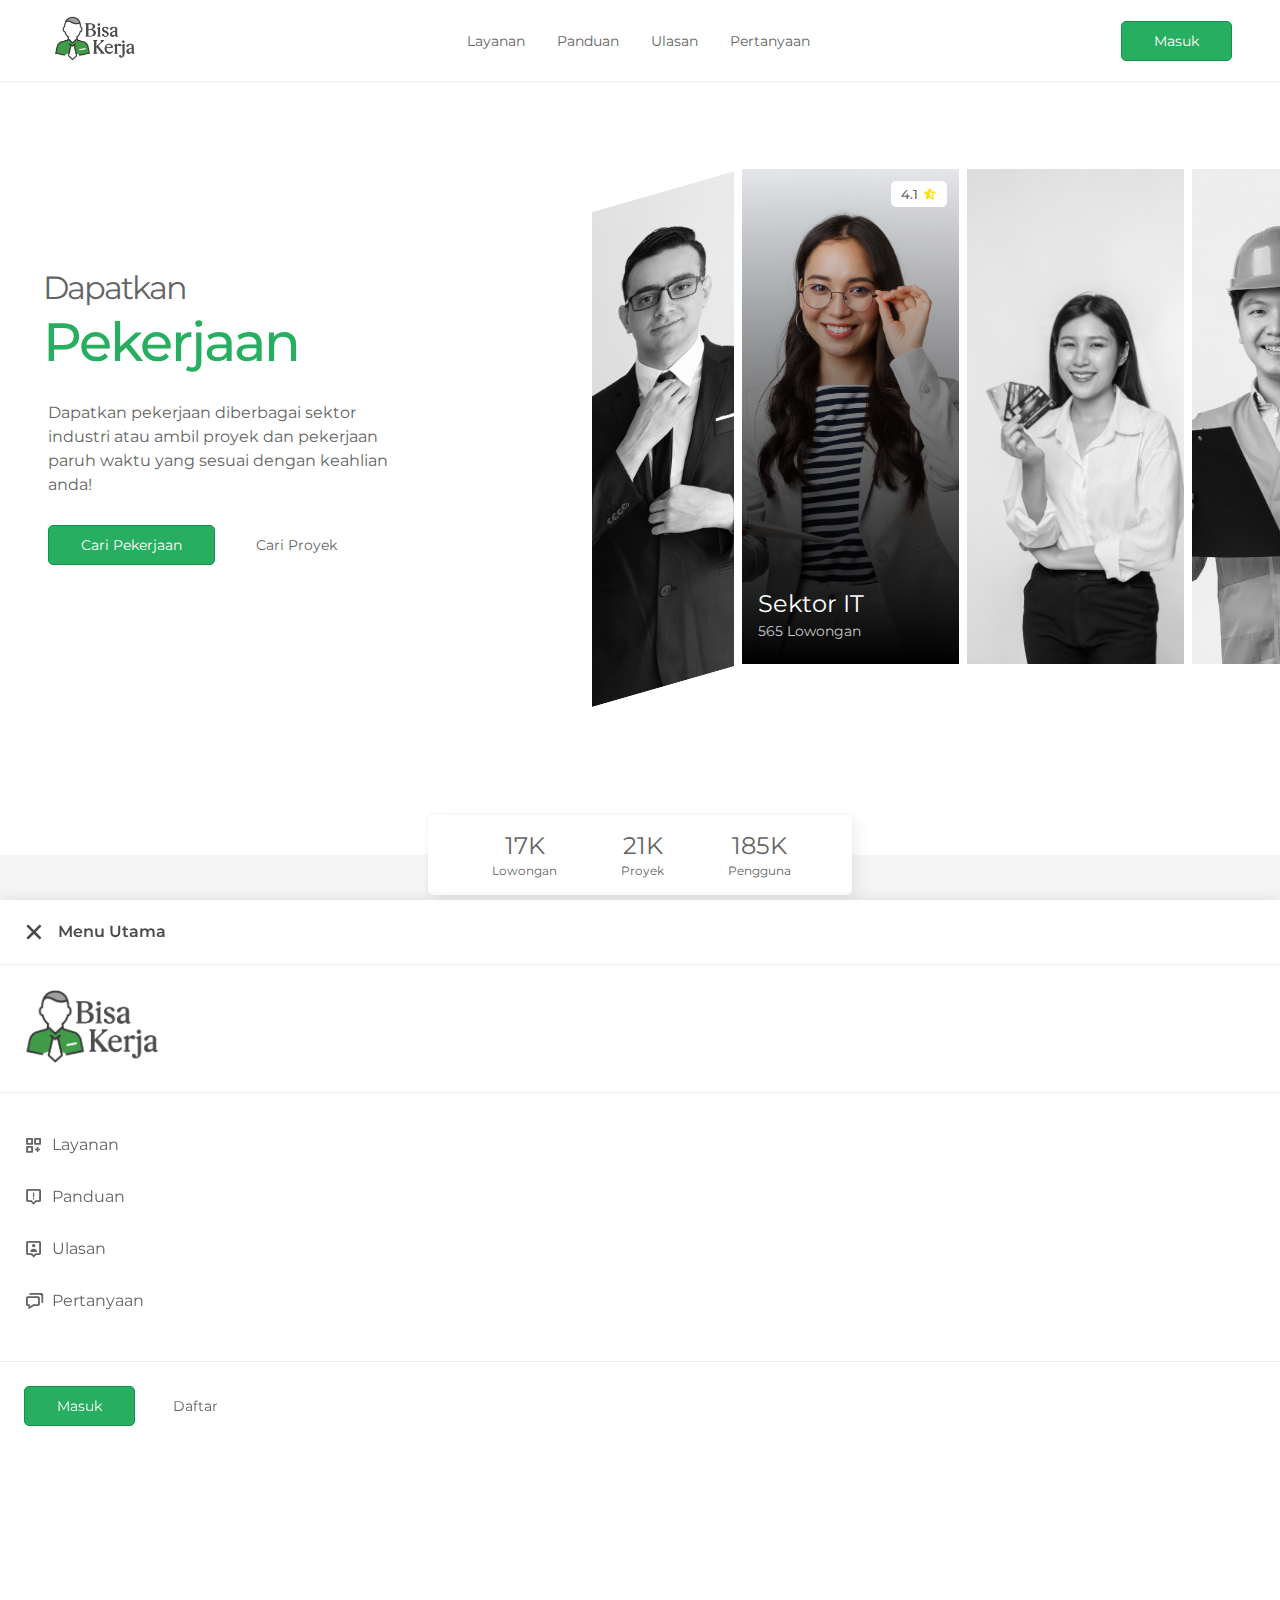
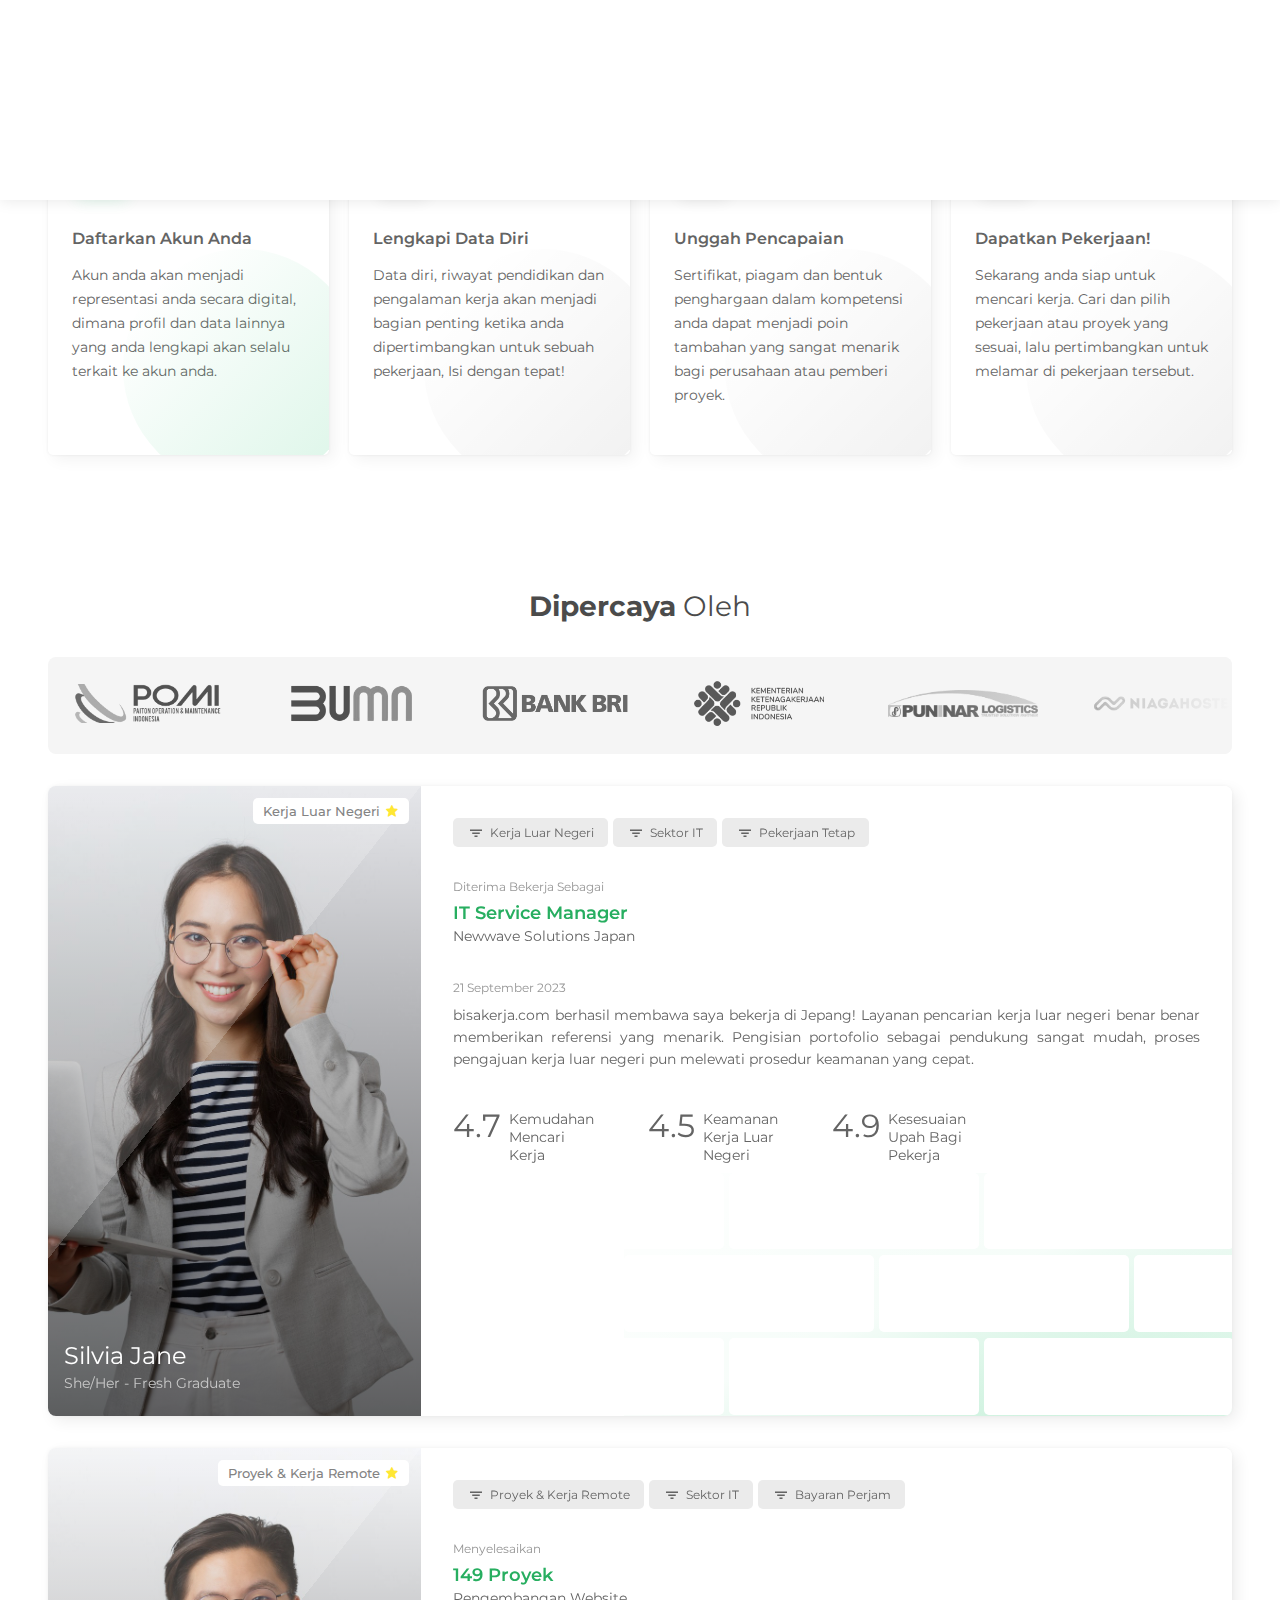
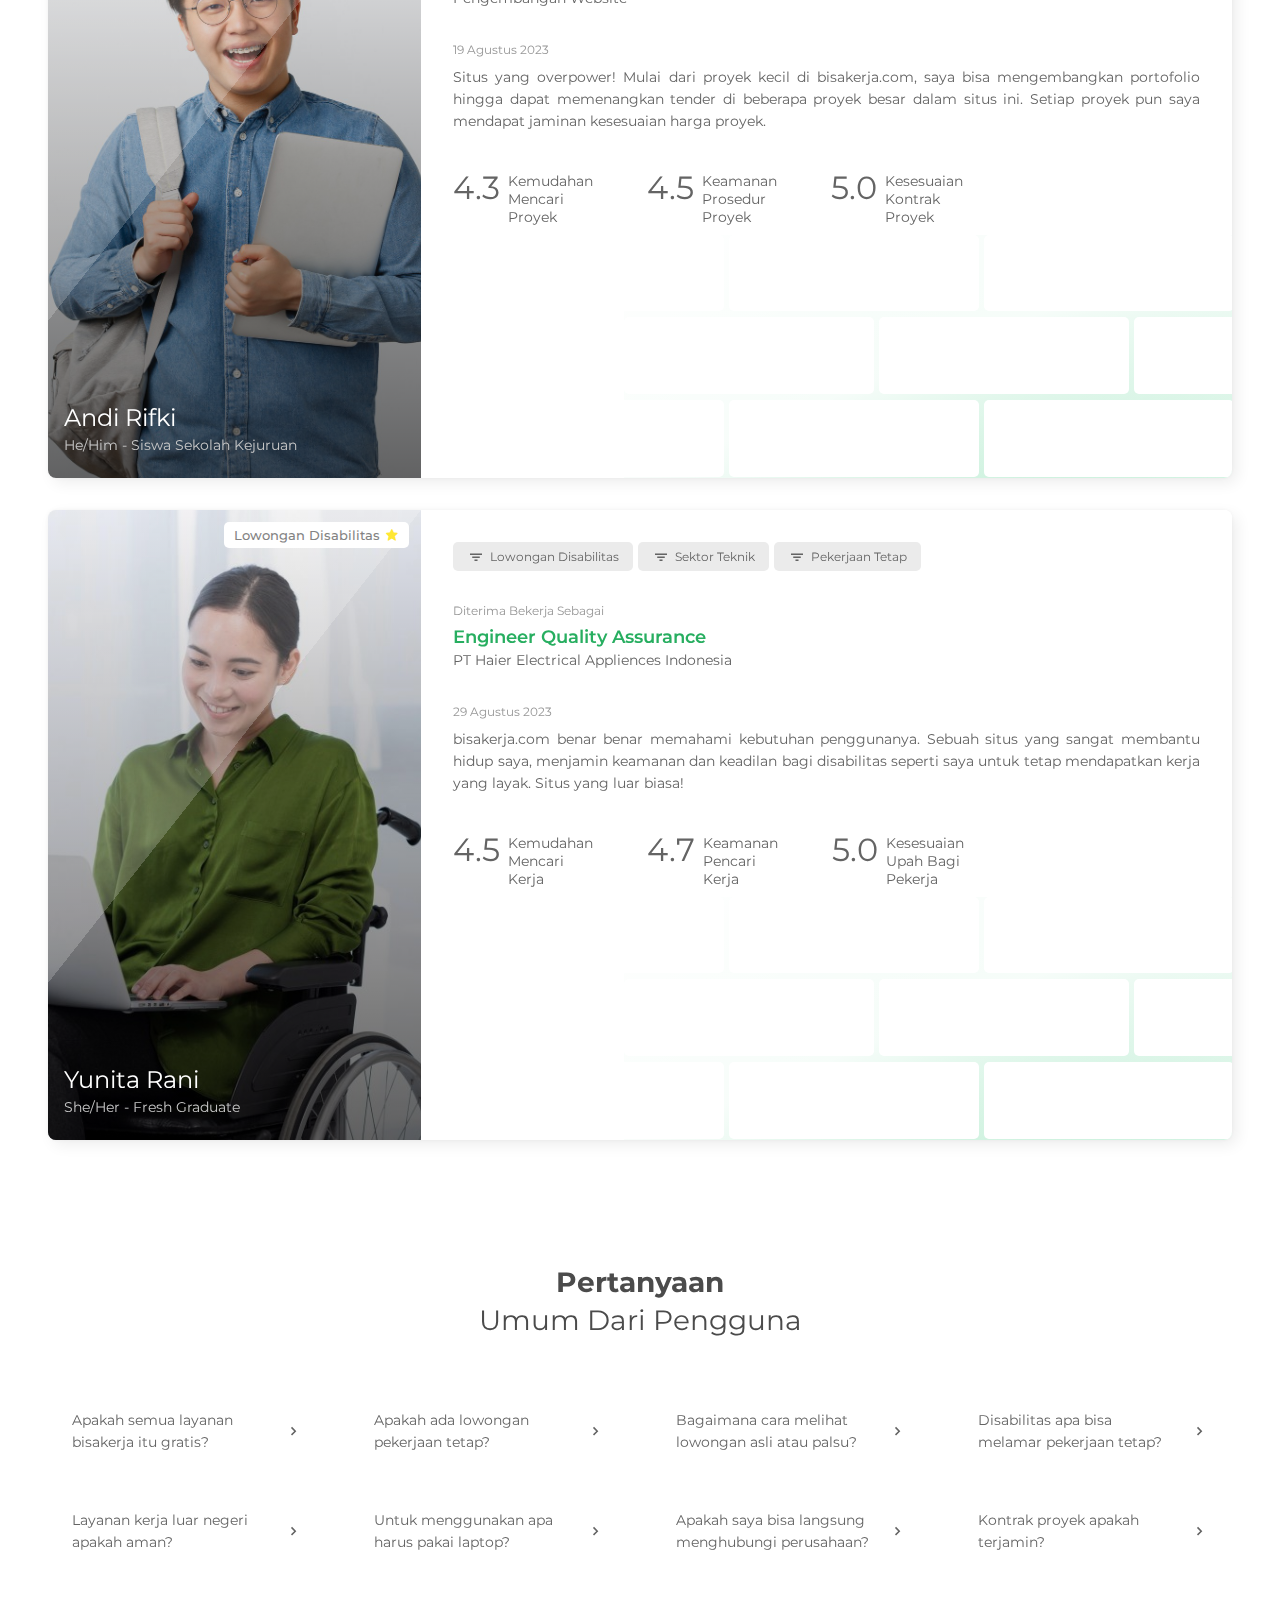
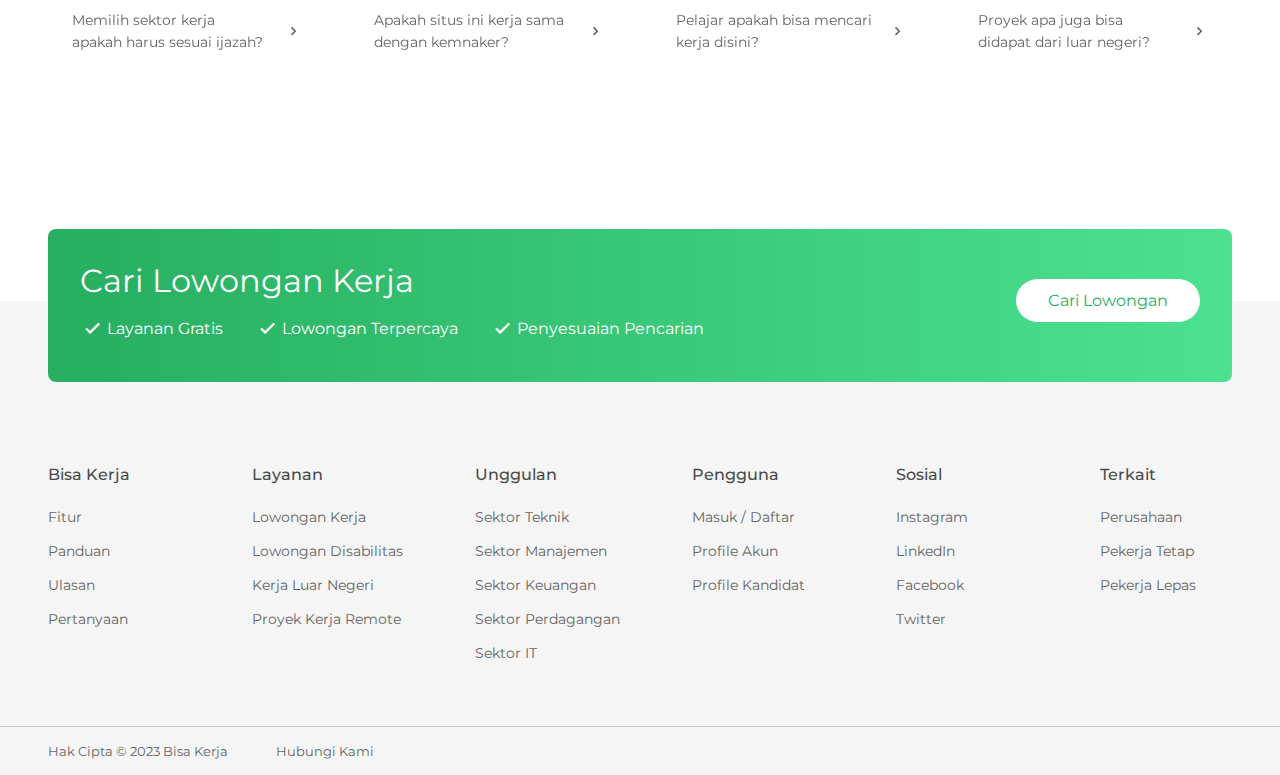
<file: Chelo Tasnim Haryono_Website/index.html>
<!DOCTYPE html>
<html lang="en">

<head>
    <meta charset="UTF-8">
    <meta name="viewport" content="width=device-width, initial-scale=1.0">
    <link rel="shortcut icon" href="../Chelo Tasnim Haryono_Bahan/icons/app-icon.png" type="image/x-icon">
    <link rel="stylesheet" href="../Chelo Tasnim Haryono_Bahan/plugins/boxicons-2.0.7/css/boxicons.min.css">
    <link rel="stylesheet" href="styles/main.css">
    <title>Bisa Kerja | Situs Pencari Lowongan Kerja dan Proyek</title>
</head>

<body>
    <!-- Loading Layer -->
    <div class="loading-layer">
        <div class="content">
            <div class="icon">
                <img src="../Chelo Tasnim Haryono_Bahan/icons/app-brand.png" alt="Bisa Kerja Logo" draggable="false">
            </div>
            <div class="bg">
                <i class="bx bx-message-square"></i>
            </div>
        </div>
    </div>



    <!-- Bar Navigasi -->
    <nav>

        <!-- Label Situs -->
        <div class="nav-item">
            <img class="app-image" src="../Chelo Tasnim Haryono_Bahan/icons/app-brand.png" alt="Logo Bisa Kerja"
                draggable="false">
        </div>

        <!-- Navigasi Halaman -->
        <div class="nav-item nav-link navigation-link">
            <a data-section="1" onclick="toPoint(this)">Layanan</a>
            <a data-section="2" onclick="toPoint(this)">Panduan</a>
            <a data-section="3" onclick="toPoint(this)">Ulasan</a>
            <a data-section="4" onclick="toPoint(this)">Pertanyaan</a>
        </div>

        <!-- Interaksi Lain Bagi Pengguna -->
        <div class="nav-item nav-interface">
            <div class="hamburger-menu" onclick="toggleNav()">
                <i class="bx bx-menu-alt-right"></i>
            </div>
            <a class="btn on">Masuk</a>
        </div>
    </nav>



    <!-- Tab Navigasi -->
    <div class="nav-tab">
        <div class="tab-rib" onclick="toggleNav()">
            <i class="bx bx-x"></i>
            <p>Menu Utama</p>
        </div>
        <div class="tab-header">
            <img src="../Chelo Tasnim Haryono_Bahan/icons/app-brand.png" alt="Bisa Kerja Logo" draggable="false">
        </div>
        <div class="tab-list navigation-link">
            <div class="box-list">
                <a data-section="1" onclick="toPoint(this)">Layanan</a>
                <i class="bx bx-customize"></i>
            </div>
            <div class="box-list">
                <a data-section="2" onclick="toPoint(this)">Panduan</a>
                <i class="bx bx-message-alt-error"></i>
            </div>
            <div class="box-list">
                <a data-section="3" onclick="toPoint(this)">Ulasan</a>
                <i class="bx bx-user-pin"></i>
            </div>
            <div class="box-list">
                <a data-section="4" onclick="toPoint(this)">Pertanyaan</a>
                <i class="bx bx-chat"></i>
            </div>
        </div>
        <div class="tab-action">
            <div class="btn on">Masuk</div>
            <div class="btn">Daftar</div>
        </div>
    </div>



    <!-- Sesi Hero -->
    <div id="hero" class="page">
        <div class="typo">

            <!-- Tagline Situs -->
            <div class="typo-heading">
                <h1>
                    <span id="tagline-head">Dapatkan</span>
                    <br>
                    <span id="tagline-content" class="tagline-content"></span>
                </h1>
            </div>

            <!-- Pengenalan Deskriptif -->
            <div class="typo-desc">
                <p>
                    Dapatkan pekerjaan diberbagai sektor industri atau ambil proyek dan pekerjaan paruh waktu yang
                    sesuai dengan keahlian anda!
                </p>
            </div>
            <div class="typo-interface">
                <a onclick="directTo('job_list/index.html')" class="btn on">Cari Pekerjaan</a>
                <a class="btn" data-section="1" onclick="directTo('job_list/proyek.html')">Cari Proyek</a>
            </div>
        </div>

        <!-- Carousel Sektor Pekerjaan -->
        <div class="carousel">

            <!-- Card Carousel Yang Turun -->
            <div class="c-card fliped">
                <img src="../Chelo Tasnim Haryono_Bahan/images/manajemen.jpg" alt="Sektor Manajemen" draggable="false">
                <div class="fade-layer">
                    <div class="rate-box">
                        <p>4.9</p>
                        <i class="bx bxs-star favorite-mark"></i>
                    </div>
                    <div class="sector-content">
                        <p>Sektor Manajemen</p>
                        <span>1788 Lowongan</span>
                    </div>
                </div>
            </div>

            <!-- Card Carousel Yang Di Highlight -->
            <div class="c-card highlight">
                <img src="../Chelo Tasnim Haryono_Bahan/images/it.jpg" alt="Sektor IT" draggable="false">
                <div class="fade-layer">
                    <div class="rate-box">
                        <p>4.1</p>
                        <i class="bx bxs-star-half favorite-mark"></i>
                    </div>
                    <div class="sector-content">
                        <p>Sektor IT</p>
                        <span>565 Lowongan</span>
                    </div>
                </div>
            </div>
            <div class="c-card">
                <img src="../Chelo Tasnim Haryono_Bahan/images/keuangan.jpg" alt="Sektor Keuangan" draggable="false">
                <div class="fade-layer">
                    <div class="rate-box">
                        <p>4.6</p>
                        <i class="bx bxs-star favorite-mark"></i>
                    </div>
                    <div class="sector-content">
                        <p>Sektor Keuangan</p>
                        <span>3895 Lowongan</span>
                    </div>
                </div>
            </div>
            <div class="c-card">
                <img src="../Chelo Tasnim Haryono_Bahan/images/teknisi.jpg" alt="Sektor Teknik" draggable="false">
                <div class="fade-layer">
                    <div class="rate-box">
                        <p>4.7</p>
                        <i class="bx bxs-star favorite-mark"></i>
                    </div>
                    <div class="sector-content">
                        <p>Sektor Teknik</p>
                        <span>5917 Lowongan</span>
                    </div>
                </div>
            </div>
            <div class="c-card">
                <img src="../Chelo Tasnim Haryono_Bahan/images/perdagangan.jpg" alt="Sektor Perdagangan"
                    draggable="false">
                <div class="fade-layer">
                    <div class="rate-box">
                        <p>4.0</p>
                        <i class="bx bxs-star-half favorite-mark"></i>
                    </div>
                    <div class="sector-content">
                        <p>Sektor Perdagangan</p>
                        <span>4910 Lowongan</span>
                    </div>
                </div>
            </div>
            <div class="c-card">
                <img src="../Chelo Tasnim Haryono_Bahan/images/manajemen.jpg" alt="Sektor Manajemen" draggable="false">
                <div class="fade-layer">
                    <div class="rate-box">
                        <p>4.9</p>
                        <i class="bx bxs-star favorite-mark"></i>
                    </div>
                    <div class="sector-content">
                        <p>Sektor Manajemen</p>
                        <span>1788 Lowongan</span>
                    </div>
                </div>
            </div>
            <div class="c-card">
                <img src="../Chelo Tasnim Haryono_Bahan/images/it.jpg" alt="Sektor IT" draggable="false">
                <div class="fade-layer">
                    <div class="rate-box">
                        <p>4.1</p>
                        <i class="bx bxs-star-half favorite-mark"></i>
                    </div>
                    <div class="sector-content">
                        <p>Sektor IT</p>
                        <span>565 Lowongan</span>
                    </div>
                </div>
            </div>
            <div class="c-card">
                <img src="../Chelo Tasnim Haryono_Bahan/images/keuangan.jpg" alt="Sektor Keuangan" draggable="false">
                <div class="fade-layer">
                    <div class="rate-box">
                        <p>4.6</p>
                        <i class="bx bxs-star favorite-mark"></i>
                    </div>
                    <div class="sector-content">
                        <p>Sektor Keuangan</p>
                        <span>3895 Lowongan</span>
                    </div>
                </div>
            </div>
            <div class="c-card">
                <img src="../Chelo Tasnim Haryono_Bahan/images/teknisi.jpg" alt="Sektor Teknik" draggable="false">
                <div class="fade-layer">
                    <div class="rate-box">
                        <p>4.7</p>
                        <i class="bx bxs-star favorite-mark"></i>
                    </div>
                    <div class="sector-content">
                        <p>Sektor Teknik</p>
                        <span>5917 Lowongan</span>
                    </div>
                </div>
            </div>
            <div class="c-card">
                <img src="../Chelo Tasnim Haryono_Bahan/images/perdagangan.jpg" alt="Sektor Perdagangan"
                    draggable="false">
                <div class="fade-layer">
                    <div class="rate-box">
                        <p>4.0</p>
                        <i class="bx bxs-star-half favorite-mark"></i>
                    </div>
                    <div class="sector-content">
                        <p>Sektor Perdagangan</p>
                        <span>4910 Lowongan</span>
                    </div>
                </div>
            </div>
        </div>
    </div>



    <!-- Sesi Fitur -->
    <div id="fitur" class="page navigable" data-section="1" data-anchor="120" data-min-up="300" data-max-down="350">

        <!-- Angka Penggunaan Situs -->
        <div class="floating-banner">
            <div class="fb-col">
                <p><span class="count-stat" data-count="17">17</span>K</p>
                <span class="stat-label">Lowongan</span>
            </div>
            <div class="fb-col">
                <p><span class="count-stat" data-count="21">21</span>K</p>
                <span class="stat-label">Proyek</span>
            </div>
            <div class="fb-col">
                <p><span class="count-stat" data-count="185">185</span>K</p>
                <span class="stat-label">Pengguna</span>
            </div>
        </div>

        <!-- Keterangan Sesi -->
        <header>
            <h2>
                Yang Kami
                <br>
                Sediakan <b>Untuk Anda</b>
            </h2>
        </header>
        <div class="feature-container">

            <!-- Kotak Layanan -->
            <div class="feature-box">
                <div class="icon">
                    <img src="../Chelo Tasnim Haryono_Bahan/icons/c-icon-1.png" alt="Lowongan Pekerjaan"
                        draggable="false">
                </div>
                <div class="text">
                    <p>Lowongan Pekerjaan</p>
                    <div class="line"></div>
                </div>
            </div>
            <div class="feature-box">
                <div class="icon">
                    <img src="../Chelo Tasnim Haryono_Bahan/icons/c-icon-2.png" alt="Kerja Remote" draggable="false">
                </div>
                <div class="text">
                    <p>Proyek & Kerja Remote</p>
                    <div class="line"></div>
                </div>
            </div>
            <div class="feature-box">
                <div class="icon">
                    <img src="../Chelo Tasnim Haryono_Bahan/icons/c-icon-3.png" alt="Kerja Luar Negeri"
                        draggable="false">
                </div>
                <div class="text">
                    <p>Kerja Luar Negeri</p>
                    <div class="line"></div>
                </div>
            </div>
            <div class="feature-box">
                <div class="icon">
                    <img src="../Chelo Tasnim Haryono_Bahan/icons/c-icon-4.png" alt="Lowongan Disabilitas"
                        draggable="false">
                </div>
                <div class="text">
                    <p>Lowongan Disabilitas</p>
                    <div class="line"></div>
                </div>
            </div>
            <div class="feature-box">
                <div class="icon">
                    <img style="opacity: .8;" src="../Chelo Tasnim Haryono_Bahan/icons/c-icon-9.png"
                        alt="Variasi Sektor Kerja" draggable="false">
                </div>
                <div class="text">
                    <p>Variasi Sektor Kerja</p>
                    <div class="line"></div>
                </div>
            </div>
            <div class="feature-box">
                <div class="icon">
                    <img src="../Chelo Tasnim Haryono_Bahan/icons/c-icon-5.png" alt="Profiling Kandidat"
                        draggable="false">
                </div>
                <div class="text">
                    <p>Profiling Kandidat</p>
                    <div class="line"></div>
                </div>
            </div>
            <div class="feature-box">
                <div class="icon">
                    <img src="../Chelo Tasnim Haryono_Bahan/icons/c-icon-6.png" alt="Daftar Pencapaian"
                        draggable="false">
                </div>
                <div class="text">
                    <p>Rekap Pencapaian</p>
                    <div class="line"></div>
                </div>
            </div>
            <div class="feature-box">
                <div class="icon">
                    <img src="../Chelo Tasnim Haryono_Bahan/icons/c-icon-7.png" alt="Panduan Pengguna"
                        draggable="false">
                </div>
                <div class="text">
                    <p>Panduan Pengguna</p>
                    <div class="line"></div>
                </div>
            </div>
            <div class="feature-box">
                <div class="icon">
                    <img src="../Chelo Tasnim Haryono_Bahan/icons/c-icon-8.png" alt="Ulasan Lowongan" draggable="false">
                </div>
                <div class="text">
                    <p>Ulasan Lowongan</p>
                    <div class="line"></div>
                </div>
            </div>
            <div class="feature-box">
                <div class="icon">
                    <img src="../Chelo Tasnim Haryono_Bahan/icons/c-icon-10.png" alt="Integrasi Fitur"
                        draggable="false">
                </div>
                <div class="text">
                    <p>Integrasi Fitur</p>
                    <div class="line"></div>
                </div>
            </div>
        </div>
    </div>



    <!-- Sesi Panduan -->
    <div id="panduan" class="page navigable" data-section="2" data-anchor="81" data-min-up="350" data-max-down="350">

        <header>
            <h2>
                Butuh <b>Panduan</b>
                <br>
                Untuk Mulai Menggunakan?
            </h2>
        </header>

        <div class="step-container">
            <div class="step-box active">
                <div class="box-number">
                    1
                </div>
                <div class="step-typo">
                    <p class="step">Daftarkan Akun Anda</p>
                    <span class="step-desc">
                        Akun anda akan menjadi representasi anda secara digital, dimana profil dan data lainnya yang
                        anda lengkapi akan selalu terkait ke akun anda.
                    </span>
                </div>
                <div class="sc-bg-cle"></div>
            </div>
            <div class="step-box">
                <div class="box-number">
                    2
                </div>
                <div class="step-typo">
                    <p class="step">Lengkapi Data Diri</p>
                    <span class="step-desc">
                        Data diri, riwayat pendidikan dan pengalaman kerja akan menjadi bagian penting ketika anda
                        dipertimbangkan untuk sebuah pekerjaan, Isi dengan tepat!
                    </span>
                </div>
                <div class="sc-bg-cle"></div>
            </div>
            <div class="step-box">
                <div class="box-number">
                    3
                </div>
                <div class="step-typo">
                    <p class="step">Unggah Pencapaian</p>
                    <span class="step-desc">
                        Sertifikat, piagam dan bentuk penghargaan dalam kompetensi anda dapat menjadi poin tambahan yang
                        sangat menarik bagi perusahaan atau pemberi proyek.
                    </span>
                </div>
                <div class="sc-bg-cle"></div>
            </div>
            <div class="step-box">
                <div class="box-number">
                    4
                </div>
                <div class="step-typo">
                    <p class="step">Dapatkan Pekerjaan!</p>
                    <span class="step-desc">
                        Sekarang anda siap untuk mencari kerja. Cari dan pilih pekerjaan atau proyek yang sesuai, lalu
                        pertimbangkan untuk melamar di pekerjaan tersebut.
                    </span>
                </div>
                <div class="sc-bg-cle"></div>
            </div>
        </div>
    </div>



    <!-- Sesi Ulasan -->
    <div id="ulasan" class="page navigable full-page" data-section="3" data-anchor="120" data-min-up="350"
        data-max-down="400">

        <header>
            <h2>
                <b>Dipercaya</b> Oleh
            </h2>
        </header>

        <!-- Logo Perusahaan Yang Mempercayai bisakerja -->
        <div class="companies-slider">
            <div class="slider-move">
                <div class="logo">
                    <img src="../Chelo Tasnim Haryono_Bahan/images/pomi.png" alt="Logo 1" draggable="false">
                </div>
                <div class="logo">
                    <img src="../Chelo Tasnim Haryono_Bahan/images/bumn.png" alt="Logo 2" draggable="false">
                </div>
                <div class="logo">
                    <img src="../Chelo Tasnim Haryono_Bahan/images/bri.png" alt="Logo 3" draggable="false">
                </div>
                <div class="logo">
                    <img src="../Chelo Tasnim Haryono_Bahan/images/kemnaker.png" alt="Logo 4" draggable="false">
                </div>
                <div class="logo">
                    <img src="../Chelo Tasnim Haryono_Bahan/images/puninar.png" alt="Logo 5" draggable="false">
                </div>
                <div class="logo">
                    <img src="../Chelo Tasnim Haryono_Bahan/images/niagahoster.png" alt="Logo 6" draggable="false">
                </div>
                <div class="logo">
                    <img src="../Chelo Tasnim Haryono_Bahan/images/pomi.png" alt="Logo 1" draggable="false">
                </div>
                <div class="logo">
                    <img src="../Chelo Tasnim Haryono_Bahan/images/bumn.png" alt="Logo 2" draggable="false">
                </div>
                <div class="logo">
                    <img src="../Chelo Tasnim Haryono_Bahan/images/bri.png" alt="Logo 3" draggable="false">
                </div>
                <div class="logo">
                    <img src="../Chelo Tasnim Haryono_Bahan/images/kemnaker.png" alt="Logo 4" draggable="false">
                </div>
                <div class="logo">
                    <img src="../Chelo Tasnim Haryono_Bahan/images/puninar.png" alt="Logo 5" draggable="false">
                </div>
                <div class="logo">
                    <img src="../Chelo Tasnim Haryono_Bahan/images/niagahoster.png" alt="Logo 6" draggable="false">
                </div>
            </div>
            <div class="scroll-shade"></div>
        </div>

        <!-- Ulasan Individual -->
        <div class="review-container">
            <div class="review-card" style="--i: 1">
                <div class="review-wrapper">
                    <div class="person">
                        <img src="../Chelo Tasnim Haryono_Bahan/images/it.jpg" alt="Pengguna 1" draggable="false">
                        <div class="fade-layer">
                            <div class="rate-box">
                                <p>Kerja Luar Negeri</p>
                                <i class="bx bxs-star favorite-mark"></i>
                            </div>
                            <div class="sector-content">
                                <p>Silvia Jane</p>
                                <span>She/Her - Fresh Graduate</span>
                            </div>
                        </div>
                        <div class="glass-layer"></div>
                    </div>
                    <div class="review">
                        <div class="review-header">
                            <div class="badge-group">
                                <div class="badge">
                                    <i class='bx bx-filter'></i>
                                    Kerja Luar Negeri
                                </div>
                                <div class="badge">
                                    <i class='bx bx-filter'></i>
                                    Sektor IT
                                </div>
                                <div class="badge">
                                    <i class='bx bx-filter'></i>
                                    Pekerjaan Tetap
                                </div>
                            </div>
                            <div class="work-company">
                                <label>Diterima Bekerja Sebagai</label>
                                <p>IT Service Manager</p>
                                <span>Newwave Solutions Japan</span>
                            </div>
                        </div>
                        <div class="review-poin">
                            <div class="review-desc">
                                <span>21 September 2023</span>
                                <p>
                                    bisakerja.com berhasil membawa saya bekerja di Jepang! Layanan pencarian kerja luar
                                    negeri benar benar memberikan referensi yang menarik. Pengisian portofolio sebagai
                                    pendukung sangat mudah, proses pengajuan kerja luar negeri pun melewati prosedur
                                    keamanan yang cepat.
                                </p>
                            </div>
                            <div class="review-stat">
                                <div class="review-stat-col">
                                    <span class="score">4.7</span>
                                    <span class="label">Kemudahan Mencari Kerja</span>
                                </div>
                                <div class="review-stat-col">
                                    <span class="score">4.5</span>
                                    <span class="label">Keamanan Kerja Luar Negeri</span>
                                </div>
                                <div class="review-stat-col">
                                    <span class="score">4.9</span>
                                    <span class="label">Kesesuaian Upah Bagi Pekerja</span>
                                </div>
                            </div>
                        </div>
                        <div class="bricks-bg">
                            <div class="bricks-row">
                                <div class="brick"></div>
                                <div class="brick"></div>
                                <div class="brick"></div>
                                <div class="brick"></div>
                            </div>
                            <div class="bricks-row">
                                <div class="brick"></div>
                                <div class="brick"></div>
                                <div class="brick"></div>
                                <div class="brick"></div>
                            </div>
                            <div class="bricks-row">
                                <div class="brick"></div>
                                <div class="brick"></div>
                                <div class="brick"></div>
                                <div class="brick"></div>
                            </div>
                            <div class="brick-shine"></div>
                            <div class="bricks-shade"></div>
                        </div>
                    </div>
                </div>
            </div>
            <div class="review-card" style="--i: 2">
                <div class="review-wrapper">
                    <div class="person">
                        <img src="../Chelo Tasnim Haryono_Bahan/images/magang.jpg" alt="Pengguna 1" draggable="false">
                        <div class="fade-layer">
                            <div class="rate-box">
                                <p>Proyek & Kerja Remote</p>
                                <i class="bx bxs-star favorite-mark"></i>
                            </div>
                            <div class="sector-content">
                                <p>Andi Rifki</p>
                                <span>He/Him - Siswa Sekolah Kejuruan</span>
                            </div>
                        </div>
                        <div class="glass-layer"></div>
                    </div>
                    <div class="review">
                        <div class="review-header">
                            <div class="badge-group">
                                <div class="badge">
                                    <i class='bx bx-filter'></i>
                                    Proyek & Kerja Remote
                                </div>
                                <div class="badge">
                                    <i class='bx bx-filter'></i>
                                    Sektor IT
                                </div>
                                <div class="badge">
                                    <i class='bx bx-filter'></i>
                                    Bayaran Perjam
                                </div>
                            </div>
                            <div class="work-company">
                                <label>Menyelesaikan</label>
                                <p>149 Proyek</p>
                                <span>Pengembangan Website</span>
                            </div>
                        </div>
                        <div class="review-poin">
                            <div class="review-desc">
                                <span>19 Agustus 2023</span>
                                <p>
                                    Situs yang overpower! Mulai dari proyek kecil di bisakerja.com, saya bisa
                                    mengembangkan
                                    portofolio hingga dapat memenangkan tender di beberapa proyek besar dalam situs ini.
                                    Setiap proyek pun saya mendapat jaminan kesesuaian harga proyek.
                                </p>
                            </div>
                            <div class="review-stat">
                                <div class="review-stat-col">
                                    <span class="score">4.3</span>
                                    <span class="label">Kemudahan Mencari Proyek</span>
                                </div>
                                <div class="review-stat-col">
                                    <span class="score">4.5</span>
                                    <span class="label">Keamanan Prosedur Proyek</span>
                                </div>
                                <div class="review-stat-col">
                                    <span class="score">5.0</span>
                                    <span class="label">Kesesuaian Kontrak Proyek</span>
                                </div>
                            </div>
                        </div>
                        <div class="bricks-bg">
                            <div class="bricks-row">
                                <div class="brick"></div>
                                <div class="brick"></div>
                                <div class="brick"></div>
                                <div class="brick"></div>
                            </div>
                            <div class="bricks-row">
                                <div class="brick"></div>
                                <div class="brick"></div>
                                <div class="brick"></div>
                                <div class="brick"></div>
                            </div>
                            <div class="bricks-row">
                                <div class="brick"></div>
                                <div class="brick"></div>
                                <div class="brick"></div>
                                <div class="brick"></div>
                            </div>
                            <div class="brick-shine"></div>
                            <div class="bricks-shade"></div>
                        </div>
                    </div>
                </div>
            </div>
            <div class="review-card" style="--i: 3">
                <div class="review-wrapper">
                    <div class="person">
                        <img src="../Chelo Tasnim Haryono_Bahan/images/disabilitas.jpg" alt="Pengguna 1"
                            draggable="false">
                        <div class="fade-layer">
                            <div class="rate-box">
                                <p>Lowongan Disabilitas</p>
                                <i class="bx bxs-star favorite-mark"></i>
                            </div>
                            <div class="sector-content">
                                <p>Yunita Rani</p>
                                <span>She/Her - Fresh Graduate</span>
                            </div>
                        </div>
                        <div class="glass-layer"></div>
                    </div>
                    <div class="review">
                        <div class="review-header">
                            <div class="badge-group">
                                <div class="badge">
                                    <i class='bx bx-filter'></i>
                                    Lowongan Disabilitas
                                </div>
                                <div class="badge">
                                    <i class='bx bx-filter'></i>
                                    Sektor Teknik
                                </div>
                                <div class="badge">
                                    <i class='bx bx-filter'></i>
                                    Pekerjaan Tetap
                                </div>
                            </div>
                            <div class="work-company">
                                <label>Diterima Bekerja Sebagai</label>
                                <p>Engineer Quality Assurance</p>
                                <span>PT Haier Electrical Appliences Indonesia</span>
                            </div>
                        </div>
                        <div class="review-poin">
                            <div class="review-desc">
                                <span>29 Agustus 2023</span>
                                <p>
                                    bisakerja.com benar benar memahami kebutuhan penggunanya. Sebuah situs yang sangat
                                    membantu hidup saya, menjamin keamanan dan keadilan bagi disabilitas seperti saya
                                    untuk
                                    tetap mendapatkan kerja yang layak. Situs yang luar biasa!
                                </p>
                            </div>
                            <div class="review-stat">
                                <div class="review-stat-col">
                                    <span class="score">4.5</span>
                                    <span class="label">Kemudahan Mencari Kerja</span>
                                </div>
                                <div class="review-stat-col">
                                    <span class="score">4.7</span>
                                    <span class="label">Keamanan Pencari Kerja</span>
                                </div>
                                <div class="review-stat-col">
                                    <span class="score">5.0</span>
                                    <span class="label">Kesesuaian Upah Bagi Pekerja</span>
                                </div>
                            </div>
                        </div>
                        <div class="bricks-bg">
                            <div class="bricks-row">
                                <div class="brick"></div>
                                <div class="brick"></div>
                                <div class="brick"></div>
                                <div class="brick"></div>
                            </div>
                            <div class="bricks-row">
                                <div class="brick"></div>
                                <div class="brick"></div>
                                <div class="brick"></div>
                                <div class="brick"></div>
                            </div>
                            <div class="bricks-row">
                                <div class="brick"></div>
                                <div class="brick"></div>
                                <div class="brick"></div>
                                <div class="brick"></div>
                            </div>
                            <div class="brick-shine"></div>
                            <div class="bricks-shade"></div>
                        </div>
                    </div>
                </div>
            </div>
        </div>
    </div>



    <!-- Sesi Pertanyaan Umum -->
    <div id="pertanyaan" class="page navigable" data-section="4" data-anchor="180" data-min-up="460"
        data-max-down="500">

        <header>
            <h2>
                <b>Pertanyaan</b>
                <br>
                Umum Dari Pengguna
            </h2>
        </header>

        <!-- Daftar Pertanyaan Umum -->
        <div class="q-container">
            <div class="q-box" data-q-num="1" data-q-answer="
            Ya, kami sama sekali tidak mengambil keuntungan keuangan dari pencari kerja dan proyek.|
            Kami mendapatkan keuntungan dari jalan lain seperti sponsor, biaya admin dari pemilik proyek dan lainnya.
            ">
                <p>Apakah semua layanan bisakerja itu gratis?</p>
                <i class="bx bx-chevron-right"></i>
            </div>
            <div class="q-box" data-q-num="2" data-q-answer="
            Tentu, beberapa perusahaan yang menggunakan situs bisakerja dalam mencari para pekerja baru terkadang memberi kesempatan bekerja tetap pada perusahaannya.|Situs kami sendiri tidak membatasi terkait status bekerja yang diiklankan oleh perusahaan.
            ">
                <p>Apakah ada lowongan pekerjaan tetap?</p>
                <i class="bx bx-chevron-right"></i>
            </div>
            <div class="q-box" data-q-num="3" data-q-answer="
            Seluruh lowongan pekerjaan dan penawaran proyek yang ada sudah diverifikasi oleh tim bisakerja, jadi anda tidak perlu ragu untuk menggali informasi lebih dalam di iklan lowongan pekerjaan atau proyek.|Namun perlu diingat bahwa keamanan pengguna tetap berada di tangan anda sendiri, selalu bijak dan taati prosedur yang ada dalam menggunakan situs ini.
            ">
                <p>Bagaimana cara melihat lowongan asli atau palsu?</p>
                <i class="bx bx-chevron-right"></i>
            </div>
            <div class="q-box" data-q-num="4" data-q-answer="
            Sangat bisa, lowongan disabilitas merupakan salah satu layanan unggulan kami dalam upaya memahami kebutuhan pengguna. Beberapa perusahaan ada yang membuka lowongan untuk disabilitas, bahkan sebuah proyek remote benar benar terbuka untuk disabilitas.
            ">
                <p>Disabilitas apa bisa melamar pekerjaan tetap?</p>
                <i class="bx bx-chevron-right"></i>
            </div>
            <div class="q-box" data-q-num="5" data-q-answer="
            Aman, beberapa program kerja luar negeri merupakan rekomendasi dari Kemnaker Indonesia. Kami juga berupaya mandiri dalam mencari program kerja luar negeri kedepannya.|Kami menyarakan untuk selalu mendaftarkan asuransi bila ingin mengikuti program ini.
            ">
                <p>Layanan kerja luar negeri apakah aman?</p>
                <i class="bx bx-chevron-right"></i>
            </div>
            <div class="q-box" data-q-num="6" data-q-answer="
            Tidak harus pakai laptop, bisakerja merupakan sebuah situs di internet, jadi bisa dibuka di berbagai platform.
            ">
                <p>Untuk menggunakan apa harus pakai laptop?</p>
                <i class="bx bx-chevron-right"></i>
            </div>
            <div class="q-box" data-q-num="7" data-q-answer="
            Bisa, melalui proposal yang anda ajukan, dengan terbatas anda masih dapat menghubungi perusahaan melalui situs atau kontak lainnya.
            ">
                <p>Apakah saya bisa langsung menghubungi perusahaan?</p>
                <i class="bx bx-chevron-right"></i>
            </div>
            <div class="q-box" data-q-num="8" data-q-answer="
            Terjamin, karna setiap penawaran proyek sudah diverifikasi oleh tim bisakerja, namum tetap selalu bijak dan awas sebagai pengguna dalam setiap transaksi.|Jika ada pelanggaran dalam proyek segera hubungi tim kami.
            ">
                <p>Kontrak proyek apakah terjamin?</p>
                <i class="bx bx-chevron-right"></i>
            </div>
            <div class="q-box" data-q-num="9" data-q-answer="
            Tidak selalu, ijazah merupakan persyaratan formal yang mungkin diminta oleh sebuah perusahaan namun tidak semuanya. Terkadang perusahaan lebih berfokus pada apa keahlian dan pencapaian anda.|Proyek sendiri terkadang lebih fleksibel mengenai persyaratan ini.
            ">
                <p>Memilih sektor kerja apakah harus sesuai ijazah?</p>
                <i class="bx bx-chevron-right"></i>
            </div>
            <div class="q-box" data-q-num="10" data-q-answer="
            Pada beberapa program, seperti layanan kerja luar negeri yang direkomendasikan oleh kemnaker.|Namum anda tidak perlu ragu dengan bisakerja, karna kami telah dipercaya oleh beberapa perusahaan besar.
            ">
                <p>Apakah situs ini kerja sama dengan kemnaker?</p>
                <i class="bx bx-chevron-right"></i>
            </div>
            <div class="q-box" data-q-num="11" data-q-answer="
            Sangat bisa, beberapa perusahaan memiliki persyaratan minimum bagi pelajar, selain itu, proyek menjadi pilihan yang menjanjikan bagi pelajar yang kompeten.|Sebagai contoh pengguna kami Andi Rifki seorang pelajar SMK berhasil menyelesaikan 149 proyek di bidang pengembangan website dan menghasilkan sekitar Rp 497.000.000,00
            ">
                <p>Pelajar apakah bisa mencari kerja disini?</p>
                <i class="bx bx-chevron-right"></i>
            </div>
            <div class="q-box" data-q-num="12" data-q-answer="
            Bisa, ada beberapa permintaan dari perusahaan luar yang kami verifikasi. Ini masih menjadi hal yang khusus bagi pemberi proyek, namun sebuah hal umum bagi pencari proyek.|Tidak ada masalah proyek tersebut dari luar atau dalam negeri.|Anda dapat mengambil proyek tersebut dengan jaminan keamanan yang sama.
            ">
                <p>Proyek apa juga bisa didapat dari luar negeri?</p>
                <i class="bx bx-chevron-right"></i>
            </div>
        </div>

        <!-- Jawaban Pertanyaan -->
        <div id="q-modal">
            <div class="q-modal-content">
                <div class="q-modal-rib">
                    <div class="title"></div>
                    <div id="oke-btn" onclick="closeQuestion()">Oke</div>
                </div>
                <div class="q-modal-answer">
                    <div style="--delay: 1" id="your-q"></div>
                </div>
            </div>
        </div>
    </div>



    <!-- Akhir Laman -->
    <footer>
        <div class="floating-footer">
            <div class="desc">
                <h2>Cari Lowongan Kerja</h2>
                <ul>
                    <li>
                        <i class="bx bx-check"></i>
                        Layanan Gratis
                    </li>
                    <li>
                        <i class="bx bx-check"></i>
                        Lowongan Terpercaya
                    </li>
                    <li>
                        <i class="bx bx-check"></i>
                        Penyesuaian Pencarian
                    </li>
                </ul>
            </div>
            <div class="action">
                <button onclick="directTo('job_list/index.html')">Cari Lowongan</button>
            </div>
        </div>
        <div class="footer-content">
            <ul>
                <p>Bisa Kerja</p>
                <li>
                    <a data-section="1" onclick="toPoint(this)">Fitur</a>
                </li>
                <li>
                    <a data-section="2" onclick="toPoint(this)">Panduan</a>
                </li>
                <li>
                    <a data-section="3" onclick="toPoint(this)">Ulasan</a>
                </li>
                <li>
                    <a data-section="4" onclick="toPoint(this)">Pertanyaan</a>
                </li>
            </ul>
            <ul>
                <p>Layanan</p>
                <li>
                    <a onclick="directTo('job_list/index.html')">Lowongan Kerja</a>
                </li>
                <li>
                    <a onclick="directTo('job_list/index.html')">Lowongan Disabilitas</a>
                </li>
                <li>
                    <a onclick="directTo('job_list/index.html')">Kerja Luar Negeri</a>
                </li>
                <li>
                    <a onclick="directTo('job_list/proyek.html')">Proyek Kerja Remote</a>
                </li>
            </ul>
            <ul>
                <p>Unggulan</p>
                <li>
                    <a onclick="directTo('job_list/index.html')">Sektor Teknik</a>
                </li>
                <li>
                    <a onclick="directTo('job_list/index.html')">Sektor Manajemen</a>
                </li>
                <li>
                    <a onclick="directTo('job_list/index.html')">Sektor Keuangan</a>
                </li>
                <li>
                    <a onclick="directTo('job_list/index.html')">Sektor Perdagangan</a>
                </li>
                <li>
                    <a onclick="directTo('job_list/index.html')">Sektor IT</a>
                </li>
            </ul>
            <ul>
                <p>Pengguna</p>
                <li>
                    <a>Masuk / Daftar</a>
                </li>
                <li>
                    <a>Profile Akun</a>
                </li>
                <li>
                    <a>Profile Kandidat</a>
                </li>
            </ul>
            <ul>
                <p>Sosial</p>
                <li>
                    <a>Instagram</a>
                </li>
                <li>
                    <a>LinkedIn</a>
                </li>
                <li>
                    <a>Facebook</a>
                </li>
                <li>
                    <a>Twitter</a>
                </li>
            </ul>
            <ul>
                <p>Terkait</p>
                <li>
                    <a onclick="directTo('job_list/index.html')">Perusahaan</a>
                </li>
                <li>
                    <a onclick="directTo('job_list/index.html')">Pekerja Tetap</a>
                </li>
                <li>
                    <a onclick="directTo('job_list/index.html')">Pekerja Lepas</a>
                </li>
            </ul>
        </div>
        <div class="footer-bottom">
            <p>Hak Cipta &copy; 2023 Bisa Kerja</p>
            <p>Hubungi Kami</p>
        </div>
    </footer>

    <script src="scripts/main.js"></script>
</body>

</html>
</file>
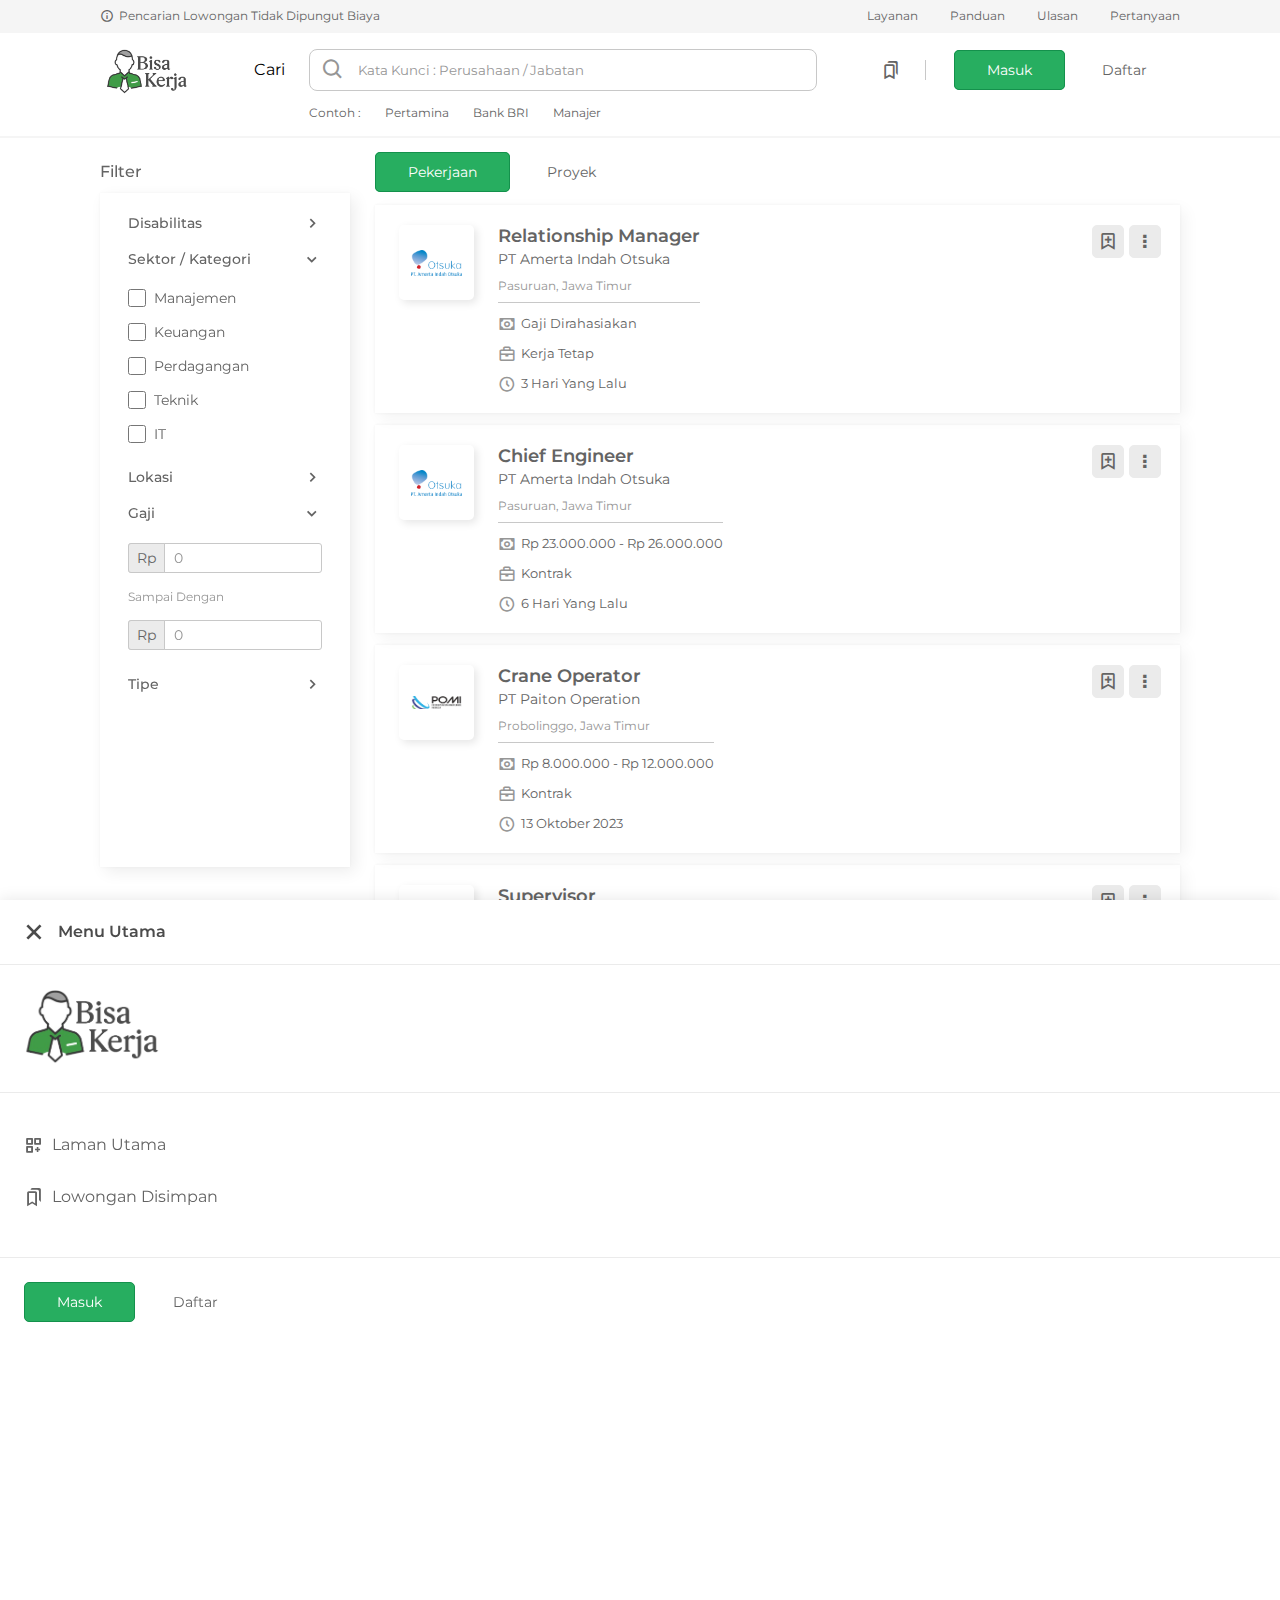
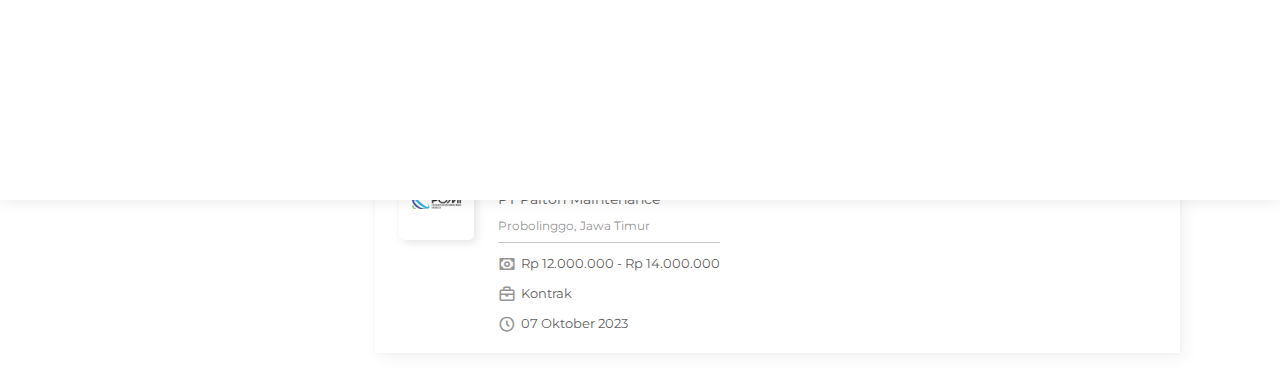
<file: Chelo Tasnim Haryono_Website/job_list/index.html>
<!DOCTYPE html>
<html lang="en">

<head>
    <meta charset="UTF-8">
    <meta name="viewport" content="width=device-width, initial-scale=1.0">
    <link rel="shortcut icon" href="../../Chelo Tasnim Haryono_Bahan/icons/app-icon.png" type="image/x-icon">
    <link rel="stylesheet" href="../../Chelo Tasnim Haryono_Bahan/plugins/boxicons-2.0.7/css/boxicons.min.css">
    <link rel="stylesheet" href="../styles/dashboard.css">
    <title>Bisa Kerja | Cari Pekerjaan</title>
</head>

<body>
    <!-- Loading Layer -->
    <div class="loading-layer">
        <div class="content">
            <div class="icon">
                <img src="../../Chelo Tasnim Haryono_Bahan/icons/app-brand.png" alt="Bisa Kerja Logo" draggable="false">
            </div>
            <div class="bg">
                <i class="bx bx-message-square"></i>
            </div>
        </div>
    </div>



    <!-- Bar Pencarian -->
    <nav>
        <div class="nav-header">
            <div class="info">
                <i class="bx bx-info-circle"></i>
                Pencarian Lowongan Tidak Dipungut Biaya
            </div>
            <div class="other-nav">
                <a onclick="directTo('../index.html')">Layanan</a>
                <a onclick="directTo('../index.html')">Panduan</a>
                <a onclick="directTo('../index.html')">Ulasan</a>
                <a onclick="directTo('../index.html')">Pertanyaan</a>
            </div>
        </div>
        <div class="nav-content">
            <div class="nav-label" onclick="directTo('../index.html')" style="cursor: pointer;">
                <img class="app-image" src="../../Chelo Tasnim Haryono_Bahan/icons/app-brand.png" alt="Logo Bisa Kerja"
                    draggable="false">
            </div>
            <div class="nav-search">
                <p>Cari</p>
                <div class="input-group">
                    <div class="field">
                        <i class="bx bx-search"></i>
                        <input type="text" onkeyup="setField('search', this)"
                            placeholder="Kata Kunci : Perusahaan / Jabatan">
                    </div>
                    <div class="search-tips">
                        <p>Contoh :</p>
                        <p>Pertamina</p>
                        <p>Bank BRI</p>
                        <p>Manajer</p>
                    </div>
                </div>
            </div>
            <div class="nav-action">
                <div class="fav-mark" onclick="toggleFav()">
                    <i class="bx bx-bookmarks"></i>
                    <div class="notif-circle"></div>
                </div>
                <div class="hamburger-menu" onclick="toggleNav()">
                    <i class="bx bx-menu-alt-right"></i>
                </div>
                <div class="btn-group">
                    <a class="btn on">Masuk</a>
                    <a class="btn">Daftar</a>
                </div>
            </div>
        </div>
    </nav>



    <!-- Tab Navigasi -->
    <div class="nav-tab">
        <div class="tab-rib" onclick="toggleNav()">
            <i class="bx bx-x"></i>
            <p>Menu Utama</p>
        </div>
        <div class="tab-header">
            <img src="../../Chelo Tasnim Haryono_Bahan/icons/app-brand.png" alt="Bisa Kerja Logo" draggable="false">
        </div>
        <div class="tab-list navigation-link">
            <div class="box-list">
                <a onclick="directTo('../index.html')">Laman Utama</a>
                <i class="bx bx-customize"></i>
            </div>
            <div class="box-list">
                <a onclick="toggleFav()">Lowongan Disimpan</a>
                <i class="bx bx-bookmarks"></i>
            </div>
        </div>
        <div class="tab-action">
            <div class="btn on">Masuk</div>
            <div class="btn">Daftar</div>
        </div>
    </div>



    <!-- Daftar Lowongan -->
    <div id="lowongan" class="dashboard">
        <div id="filter">
            <div class="filter-header">
                <h1>Filter</h1>
            </div>
            <div class="filter-menu">
                <div class="filter-dd">
                    <label>
                        Disabilitas
                        <i class="bx bx-chevron-right"></i>
                    </label>
                    <div class="filter-list">
                        <input type="checkbox" onchange="setFilter('disabilitas', this)" name="disabilitas"
                            value="disabilitas">
                        Diperbolehkan
                    </div>
                    <div class="filter-list">
                        <input type="checkbox" onchange="setFilter('disabilitas', this)" name="disabilitas"
                            value="nondisabilitas">
                        Tidak Diperbolehkan
                    </div>
                </div>
                <div class="filter-dd active">
                    <label>
                        Sektor / Kategori
                        <i class="bx bx-chevron-right"></i>
                    </label>
                    <div class="filter-list">
                        <input type="checkbox" onchange="setFilter('sektor', this)" name="sektor" value="manajemen">
                        Manajemen
                    </div>
                    <div class="filter-list">
                        <input type="checkbox" onchange="setFilter('sektor', this)" name="sektor" value="keuangan">
                        Keuangan
                    </div>
                    <div class="filter-list">
                        <input type="checkbox" onchange="setFilter('sektor', this)" name="sektor" value="perdagangan">
                        Perdagangan
                    </div>
                    <div class="filter-list">
                        <input type="checkbox" onchange="setFilter('sektor', this)" name="sektor" value="teknik">
                        Teknik
                    </div>
                    <div class="filter-list">
                        <input type="checkbox" onchange="setFilter('sektor', this)" name="sektor" value="it">
                        IT
                    </div>
                </div>
                <div class="filter-dd">
                    <label>
                        Lokasi
                        <i class="bx bx-chevron-right"></i>
                    </label>
                    <div class="filter-list">
                        <input type="checkbox" onchange="setFilter('lokasi', this)" name="lokasi" value="luar negeri">
                        Luar Negeri
                    </div>
                    <div class="filter-list">
                        <input type="checkbox" onchange="setFilter('lokasi', this)" name="lokasi" value="jabodetabek">
                        Jabodetabek
                    </div>
                    <div class="filter-list">
                        <input type="checkbox" onchange="setFilter('lokasi', this)" name="lokasi" value="jawa barat">
                        Jawa Barat
                    </div>
                    <div class="filter-list">
                        <input type="checkbox" onchange="setFilter('lokasi', this)" name="lokasi" value="jawa tengah">
                        Jawa Tengah
                    </div>
                    <div class="filter-list">
                        <input type="checkbox" onchange="setFilter('lokasi', this)" name="lokasi" value="jawa timur">
                        Jawa Timur
                    </div>
                    <div class="filter-list">
                        <input type="checkbox" onchange="setFilter('lokasi', this)" name="lokasi" value="bali">
                        Bali
                    </div>
                </div>
                <div class="filter-dd active">
                    <label>
                        Gaji
                        <i class="bx bx-chevron-right"></i>
                    </label>
                    <div class="filter-list">
                        <div class="input-w-holder">
                            <input type="number" onkeyup="setField('gaji_minimum', this)" placeholder="0">
                            <div class="holder">Rp</div>
                        </div>
                    </div>
                    <div class="filter-list">
                        <span>Sampai Dengan</span>
                    </div>
                    <div class="filter-list">
                        <div class="input-w-holder">
                            <input type="number" onkeyup="setField('gaji_maximum', this)" placeholder="0">
                            <div class="holder">Rp</div>
                        </div>
                    </div>
                </div>
                <div class="filter-dd">
                    <label>
                        Tipe
                        <i class="bx bx-chevron-right"></i>
                    </label>
                    <div class="filter-list">
                        <input type="checkbox" onchange="setFilter('tipe', this)" name="tipe" value="kerja tetap">
                        Kerja Tetap
                    </div>
                    <div class="filter-list">
                        <input type="checkbox" onchange="setFilter('tipe', this)" name="tipe" value="kontrak">
                        Kontrak
                    </div>
                    <div class="filter-list">
                        <input type="checkbox" onchange="setFilter('tipe', this)" name="tipe" value="magang">
                        Magang
                    </div>
                </div>
            </div>
        </div>
        <a id="close-filter" class="btn" onclick="slideFilter()">
            <i class="bx bx-x"></i>
        </a>
        <div id="box-container">
            <div class="btn-group">
                <a class="btn on">Pekerjaan</a>
                <a class="btn" onclick="directTo('proyek.html')">Proyek</a>
                <a class="btn" onclick="slideFilter()">
                    <i class="bx bx-filter"></i>
                </a>
            </div>
            <div class="box" data-d="nondisabilitas" data-c="pt amerta indah otsuka"
                data-j="relationship manager manajer" data-s="manajemen" data-l="jawa timur" data-p1="0" data-p2="0"
                data-t="kerja tetap" data-f="false">
                <div class="box-logo">
                    <div class="company-logo">
                        <img src="../../Chelo Tasnim Haryono_Bahan/images/otsuka.png" alt="Logo Perusahaan"
                            draggable="false">
                    </div>
                </div>
                <div class="box-content">
                    <div class="main">
                        <h2 onclick="directTo('work_detail.html')">Relationship Manager</h2>
                        <p>PT Amerta Indah Otsuka</p>
                        <span>Pasuruan, Jawa Timur</span>
                    </div>
                    <ul class="list">
                        <li>
                            <i class="bx bx-money"></i>
                            Gaji Dirahasiakan
                        </li>
                        <li>
                            <i class="bx bx-briefcase"></i>
                            Kerja Tetap
                        </li>
                        <li>
                            <i class="bx bx-time-five"></i>
                            3 Hari Yang Lalu
                        </li>
                    </ul>
                </div>
                <div class="box-act">
                    <div class="btn" onclick="setFav(this)">
                        <i class="bx bx-bookmark-plus"></i>
                    </div>
                    <div class="btn" onclick="directTo('work_detail.html')">
                        <i class="bx bx-dots-vertical"></i>
                    </div>
                </div>
            </div>
            <div class="box" data-d="nondisabilitas" data-c="pt amerta indah otsuka" data-j="chief engineer"
                data-s="teknik" data-l="jawa timur" data-p1="23000000" data-p2="26000000" data-t="kontrak"
                data-f="false">
                <div class="box-logo">
                    <div class="company-logo">
                        <img src="../../Chelo Tasnim Haryono_Bahan/images/otsuka.png" alt="Logo Perusahaan"
                            draggable="false">
                    </div>
                </div>
                <div class="box-content">
                    <div class="main">
                        <h2 onclick="directTo('work_detail.html?2')">Chief Engineer</h2>
                        <p>PT Amerta Indah Otsuka</p>
                        <span>Pasuruan, Jawa Timur</span>
                    </div>
                    <ul class="list">
                        <li>
                            <i class="bx bx-money"></i>
                            Rp 23.000.000 - Rp 26.000.000
                        </li>
                        <li>
                            <i class="bx bx-briefcase"></i>
                            Kontrak
                        </li>
                        <li>
                            <i class="bx bx-time-five"></i>
                            6 Hari Yang Lalu
                        </li>
                    </ul>
                </div>
                <div class="box-act">
                    <div class="btn" onclick="setFav(this)">
                        <i class="bx bx-bookmark-plus"></i>
                    </div>
                    <div class="btn" onclick="directTo('work_detail.html?2')">
                        <i class="bx bx-dots-vertical"></i>
                    </div>
                </div>
            </div>
            <div class="box" data-d="nondisabilitas" data-c="pt paiton operation" data-j="crane operator"
                data-s="teknik" data-l="jawa timur" data-p1="8000000" data-p2="12000000" data-t="kontrak"
                data-f="false">
                <div class="box-logo">
                    <div class="company-logo">
                        <img src="../../Chelo Tasnim Haryono_Bahan/images/pomi.png" alt="Logo Perusahaan"
                            draggable="false">
                    </div>
                </div>
                <div class="box-content">
                    <div class="main">
                        <h2 onclick="directTo('work_detail.html?3')">Crane Operator</h2>
                        <p>PT Paiton Operation</p>
                        <span>Probolinggo, Jawa Timur</span>
                    </div>
                    <ul class="list">
                        <li>
                            <i class="bx bx-money"></i>
                            Rp 8.000.000 - Rp 12.000.000
                        </li>
                        <li>
                            <i class="bx bx-briefcase"></i>
                            Kontrak
                        </li>
                        <li>
                            <i class="bx bx-time-five"></i>
                            13 Oktober 2023
                        </li>
                    </ul>
                </div>
                <div class="box-act">
                    <div class="btn" onclick="setFav(this)">
                        <i class="bx bx-bookmark-plus"></i>
                    </div>
                    <div class="btn" onclick="directTo('work_detail.html?3')">
                        <i class="bx bx-dots-vertical"></i>
                    </div>
                </div>
            </div>
            <div class="box" data-d="nondisabilitas" data-c="pt puninar logistics" data-j="supervisor"
                data-s="manajemen" data-l="jabodetabek" data-p1="7000000" data-p2="13000000" data-t="kontrak"
                data-f="false">
                <div class="box-logo">
                    <div class="company-logo">
                        <img src="../../Chelo Tasnim Haryono_Bahan/images/puninar.png" alt="Logo Perusahaan"
                            draggable="false">
                    </div>
                </div>
                <div class="box-content">
                    <div class="main">
                        <h2 onclick="directTo('work_detail.html?4')">Supervisor</h2>
                        <p>PT Puninar Logistics</p>
                        <span>DKI Jakarta</span>
                    </div>
                    <ul class="list">
                        <li>
                            <i class="bx bx-money"></i>
                            Rp 7.000.000 - Rp 13.000.000
                        </li>
                        <li>
                            <i class="bx bx-briefcase"></i>
                            Kontrak
                        </li>
                        <li>
                            <i class="bx bx-time-five"></i>
                            11 Oktober 2023
                        </li>
                    </ul>
                </div>
                <div class="box-act">
                    <div class="btn" onclick="setFav(this)">
                        <i class="bx bx-bookmark-plus"></i>
                    </div>
                    <div class="btn" onclick="directTo('work_detail.html?4')">
                        <i class="bx bx-dots-vertical"></i>
                    </div>
                </div>
            </div>
            <div class="box" data-d="nondisabilitas" data-c="pt bank rakyat indonesia bri"
                data-j="management manajemen training trainee magang intern" data-s="manajemen" data-l="jawa timur"
                data-p1="3000000" data-p2="5000000" data-t="magang" data-f="false">
                <div class="box-logo">
                    <div class="company-logo">
                        <img src="../../Chelo Tasnim Haryono_Bahan/images/bri.png" alt="Logo Perusahaan"
                            draggable="false">
                    </div>
                </div>
                <div class="box-content">
                    <div class="main">
                        <h2 onclick="directTo('work_detail.html?5')">Management Trainee</h2>
                        <p>PT Bank Rakyat Indonesia</p>
                        <span>Surabaya, Jawa Timur</span>
                    </div>
                    <ul class="list">
                        <li>
                            <i class="bx bx-money"></i>
                            Rp 3.000.000 - Rp 5.000.000
                        </li>
                        <li>
                            <i class="bx bx-briefcase"></i>
                            Magang
                        </li>
                        <li>
                            <i class="bx bx-time-five"></i>
                            10 Oktober 2023
                        </li>
                    </ul>
                </div>
                <div class="box-act">
                    <div class="btn" onclick="setFav(this)">
                        <i class="bx bx-bookmark-plus"></i>
                    </div>
                    <div class="btn" onclick="directTo('work_detail.html?5')">
                        <i class="bx bx-dots-vertical"></i>
                    </div>
                </div>
            </div>
            <div class="box" data-d="nondisabilitas" data-c="pt bank rakyat indonesia bri"
                data-j="account officer staff" data-s="keuangan" data-l="jawa timur" data-p1="4000000" data-p2="7000000"
                data-t="kerja tetap" data-f="false">
                <div class="box-logo">
                    <div class="company-logo">
                        <img src="../../Chelo Tasnim Haryono_Bahan/images/bri.png" alt="Logo Perusahaan"
                            draggable="false">
                    </div>
                </div>
                <div class="box-content">
                    <div class="main">
                        <h2 onclick="directTo('work_detail.html?6')">Account Officer</h2>
                        <p>PT Bank Rakyat Indonesia</p>
                        <span>Malang, Jawa Timur</span>
                    </div>
                    <ul class="list">
                        <li>
                            <i class="bx bx-money"></i>
                            Rp 4.000.000 - Rp 7.000.000
                        </li>
                        <li>
                            <i class="bx bx-briefcase"></i>
                            Kerja Tetap
                        </li>
                        <li>
                            <i class="bx bx-time-five"></i>
                            10 Oktober 2023
                        </li>
                    </ul>
                </div>
                <div class="box-act">
                    <div class="btn" onclick="setFav(this)">
                        <i class="bx bx-bookmark-plus"></i>
                    </div>
                    <div class="btn" onclick="directTo('work_detail.html?6')">
                        <i class="bx bx-dots-vertical"></i>
                    </div>
                </div>
            </div>
            <div class="box" data-d="nondisabilitas"
                data-c="pt web media technology indonesia niagahoster international" data-j="server administrator"
                data-s="it" data-l="luar negeri" data-p1="23000000" data-p2="32000000" data-t="kontrak" data-f="false">
                <div class="box-logo">
                    <div class="company-logo">
                        <img src="../../Chelo Tasnim Haryono_Bahan/images/niagahoster.png" alt="Logo Perusahaan"
                            draggable="false">
                    </div>
                </div>
                <div class="box-content">
                    <div class="main">
                        <h2 onclick="directTo('work_detail.html?7')">Server Administrator</h2>
                        <p>Niagahoster International</p>
                        <span>Singapura, Asia</span>
                    </div>
                    <ul class="list">
                        <li>
                            <i class="bx bx-money"></i>
                            Rp 23.000.000 - Rp 32.000.000
                        </li>
                        <li>
                            <i class="bx bx-briefcase"></i>
                            Kontrak
                        </li>
                        <li>
                            <i class="bx bx-time-five"></i>
                            07 Oktober 2023
                        </li>
                    </ul>
                </div>
                <div class="box-act">
                    <div class="btn" onclick="setFav(this)">
                        <i class="bx bx-bookmark-plus"></i>
                    </div>
                    <div class="btn" onclick="directTo('work_detail.html?7')">
                        <i class="bx bx-dots-vertical"></i>
                    </div>
                </div>
            </div>
            <div class="box" data-d="disabilitas" data-c="pt paiton maintenance" data-j="it support helpdesk"
                data-s="it" data-l="jawa timur" data-p1="12000000" data-p2="14000000" data-t="kontrak" data-f="false">
                <div class="box-logo">
                    <div class="company-logo">
                        <img src="../../Chelo Tasnim Haryono_Bahan/images/pomi.png" alt="Logo Perusahaan"
                            draggable="false">
                    </div>
                </div>
                <div class="box-content">
                    <div class="main">
                        <h2 onclick="directTo('work_detail.html?8')">IT Support Helpdesk</h2>
                        <p>PT Paiton Maintenance</p>
                        <span>Probolinggo, Jawa Timur</span>
                    </div>
                    <ul class="list">
                        <li>
                            <i class="bx bx-money"></i>
                            Rp 12.000.000 - Rp 14.000.000
                        </li>
                        <li>
                            <i class="bx bx-briefcase"></i>
                            Kontrak
                        </li>
                        <li>
                            <i class="bx bx-time-five"></i>
                            07 Oktober 2023
                        </li>
                    </ul>
                </div>
                <div class="box-act">
                    <div class="btn" onclick="setFav(this)">
                        <i class="bx bx-bookmark-plus"></i>
                    </div>
                    <div class="btn" onclick="directTo('work_detail.html?8')">
                        <i class="bx bx-dots-vertical"></i>
                    </div>
                </div>
            </div>
            <div class="not-found">
                <img src="../../Chelo Tasnim Haryono_Bahan/icons/c-icon-10.png" alt="Tidak Ditemukan" draggable="false">
                <p>
                    Lowongan Yang Anda Cari
                    <br>
                    Belum Tersedia
                </p>
            </div>
            <div class="not-found type-2">
                <img src="../../Chelo Tasnim Haryono_Bahan/icons/c-icon-10.png" alt="Tidak Ditemukan" draggable="false">
                <p>
                    Anda Belum Menyimpan
                    <br>
                    Lowongan Terkait
                </p>
            </div>
        </div>
    </div>

    <script src="../scripts/main.js"></script>
</body>

</html>
</file>
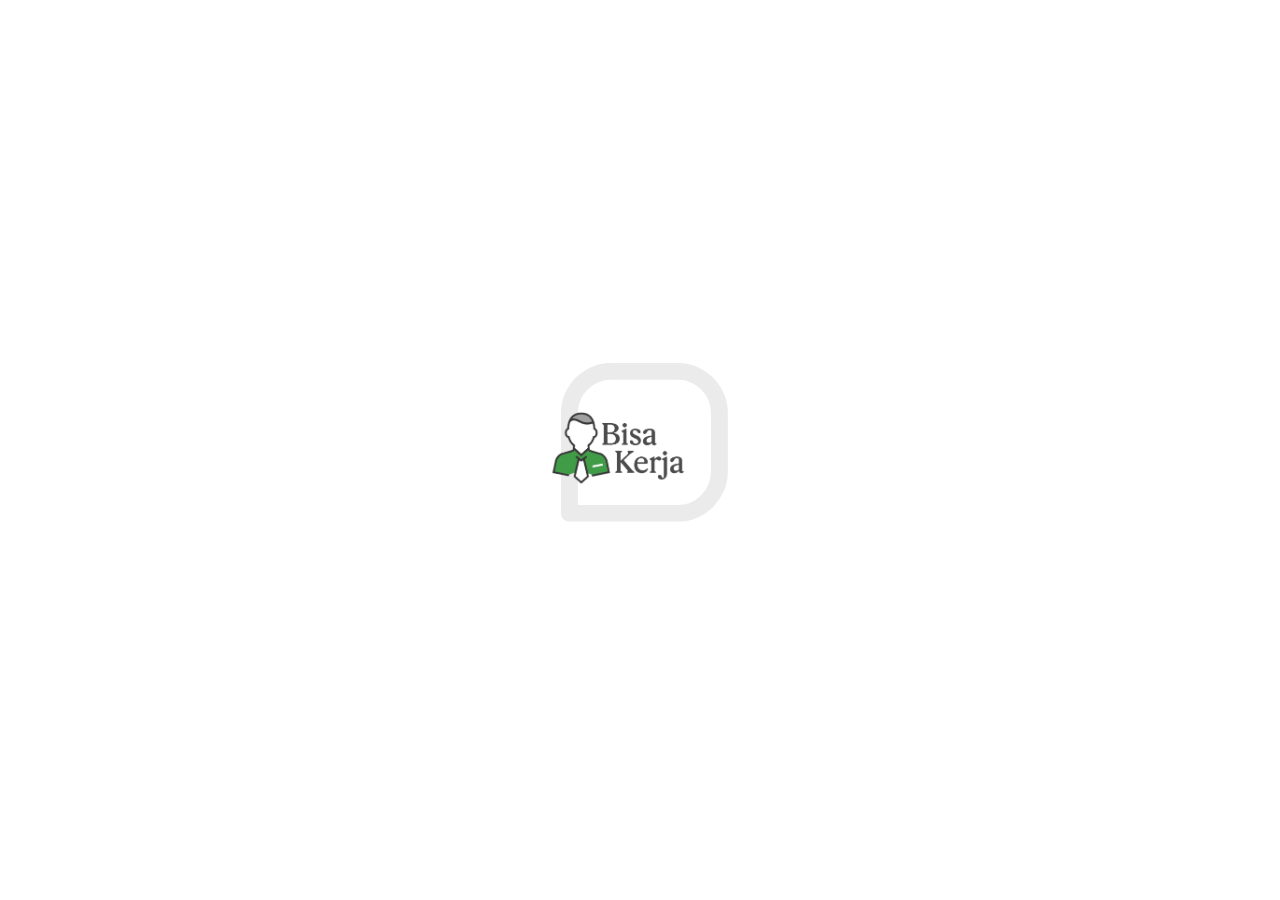
<file: Chelo Tasnim Haryono_Website/job_list/proyek.html>
<!DOCTYPE html>
<html lang="en">

<head>
    <meta charset="UTF-8">
    <meta name="viewport" content="width=device-width, initial-scale=1.0">
    <link rel="shortcut icon" href="../../Chelo Tasnim Haryono_Bahan/icons/app-icon.png" type="image/x-icon">
    <link rel="stylesheet" href="../../Chelo Tasnim Haryono_Bahan/plugins/boxicons-2.0.7/css/boxicons.min.css">
    <link rel="stylesheet" href="../styles/dashboard.css">
    <title>Bisa Kerja | Cari Proyek</title>
</head>

<body>
    <!-- Loading Layer -->
    <div class="loading-layer">
        <div class="content">
            <div class="icon">
                <img src="../../Chelo Tasnim Haryono_Bahan/icons/app-brand.png" alt="Bisa Kerja Logo" draggable="false">
            </div>
            <div class="bg">
                <i class="bx bx-message-square"></i>
            </div>
        </div>
    </div>



    <!-- Bar Pencarian -->
    <nav>
        <div class="nav-header">
            <div class="info">
                <i class="bx bx-info-circle"></i>
                Pencarian Proyek Tidak Dipungut Biaya
            </div>
            <div class="other-nav">
                <a onclick="directTo('../index.html')">Layanan</a>
                <a onclick="directTo('../index.html')">Panduan</a>
                <a onclick="directTo('../index.html')">Ulasan</a>
                <a onclick="directTo('../index.html')">Pertanyaan</a>
            </div>
        </div>
        <div class="nav-content">
            <div class="nav-label" onclick="directTo('../index.html')" style="cursor: pointer;">
                <img class="app-image" src="../../Chelo Tasnim Haryono_Bahan/icons/app-brand.png" alt="Logo Bisa Kerja"
                    draggable="false">
            </div>
            <div class="nav-search">
                <p>Cari</p>
                <div class="input-group">
                    <div class="field">
                        <i class="bx bx-search"></i>
                        <input type="text" onkeyup="setField('search', this)" placeholder="Kata Kunci : Nama Proyek">
                    </div>
                    <div class="search-tips">
                        <p>Contoh :</p>
                        <p>Website Promosi</p>
                        <p>Desain Poster</p>
                        <p>Aplikasi Absen</p>
                    </div>
                </div>
            </div>
            <div class="nav-action">
                <div class="fav-mark" onclick="toggleFav()">
                    <i class="bx bx-bookmarks"></i>
                    <div class="notif-circle"></div>
                </div>
                <div class="hamburger-menu" onclick="toggleNav()">
                    <i class="bx bx-menu-alt-right"></i>
                </div>
                <div class="btn-group">
                    <a class="btn on">Masuk</a>
                    <a class="btn">Daftar</a>
                </div>
            </div>
        </div>
    </nav>



    <!-- Tab Navigasi -->
    <div class="nav-tab">
        <div class="tab-rib" onclick="toggleNav()">
            <i class="bx bx-x"></i>
            <p>Menu Utama</p>
        </div>
        <div class="tab-header">
            <img src="../../Chelo Tasnim Haryono_Bahan/icons/app-brand.png" alt="Bisa Kerja Logo" draggable="false">
        </div>
        <div class="tab-list navigation-link">
            <div class="box-list">
                <a onclick="directTo('../index.html')">Laman Utama</a>
                <i class="bx bx-customize"></i>
            </div>
            <div class="box-list">
                <a onclick="toggleFav()">Proyek Disimpan</a>
                <i class="bx bx-bookmarks"></i>
            </div>
        </div>
        <div class="tab-action">
            <div class="btn on">Masuk</div>
            <div class="btn">Daftar</div>
        </div>
    </div>



    <!-- Daftar Proyek -->
    <div id="proyek" class="dashboard">
        <div id="filter">
            <div class="filter-header">
                <h1>Filter</h1>
            </div>
            <div class="filter-menu">
                <div class="filter-dd active">
                    <label>
                        Kategori
                        <i class="bx bx-chevron-right"></i>
                    </label>
                    <div class="filter-list">
                        <input type="checkbox" onchange="setFilter('kategori', this)" name="kategori" value="website">
                        Website
                    </div>
                    <div class="filter-list">
                        <input type="checkbox" onchange="setFilter('kategori', this)" name="kategori" value="aplikasi">
                        Aplikasi
                    </div>
                    <div class="filter-list">
                        <input type="checkbox" onchange="setFilter('kategori', this)" name="kategori" value="desain">
                        Desain
                    </div>
                    <div class="filter-list">
                        <input type="checkbox" onchange="setFilter('kategori', this)" name="kategori"
                            value="powerpoint">
                        PowerPoint
                    </div>
                    <div class="filter-list">
                        <input type="checkbox" onchange="setFilter('kategori', this)" name="kategori" value="artikel">
                        Artikel
                    </div>
                </div>
                <div class="filter-dd">
                    <label>
                        Lokasi
                        <i class="bx bx-chevron-right"></i>
                    </label>
                    <div class="filter-list">
                        <input type="checkbox" onchange="setFilter('lokasi', this)" name="lokasi" value="luar negeri">
                        Luar Negeri
                    </div>
                    <div class="filter-list">
                        <input type="checkbox" onchange="setFilter('lokasi', this)" name="lokasi" value="indonesia">
                        Indonesia
                    </div>
                </div>
                <div class="filter-dd">
                    <label>
                        Tenggat
                        <i class="bx bx-chevron-right"></i>
                    </label>
                    <div class="filter-list">
                        <input type="checkbox" onchange="setFilter('tenggat', this)" name="tenggat" value="1">
                        &lt; 1 Bulan
                    </div>
                    <div class="filter-list">
                        <input type="checkbox" onchange="setFilter('tenggat', this)" name="tenggat" value="2">
                        &lt; 3 Bulan
                    </div>
                    <div class="filter-list">
                        <input type="checkbox" onchange="setFilter('tenggat', this)" name="tenggat" value="3">
                        &lt; 6 Bulan
                    </div>
                    <div class="filter-list">
                        <input type="checkbox" onchange="setFilter('tenggat', this)" name="tenggat" value="4">
                        &gt; 6 Bulan
                    </div>
                </div>
                <div class="filter-dd active">
                    <label>
                        Harga
                        <i class="bx bx-chevron-right"></i>
                    </label>
                    <div class="filter-list">
                        <div class="input-w-holder">
                            <input type="number" onkeyup="setField('harga_minimum', this)" placeholder="0">
                            <div class="holder">Rp</div>
                        </div>
                    </div>
                    <div class="filter-list">
                        <span>Sampai Dengan</span>
                    </div>
                    <div class="filter-list">
                        <div class="input-w-holder">
                            <input type="number" onkeyup="setField('harga_maximum', this)" placeholder="0">
                            <div class="holder">Rp</div>
                        </div>
                    </div>
                </div>
            </div>
        </div>
        <a id="close-filter" class="btn" onclick="slideFilter()">
            <i class="bx bx-x"></i>
        </a>
        <div id="box-container">
            <div class="btn-group">
                <a class="btn" onclick="directTo('index.html')">Pekerjaan</a>
                <a class="btn on">Proyek</a>
                <a class="btn" onclick="slideFilter()">
                    <i class="bx bx-filter"></i>
                </a>
            </div>
            <div class="box" data-n="website promosi produk" data-k="website" data-l="indonesia" data-t="2"
                data-p1="200000" data-p2="700000" data-f="false">
                <div class="box-content">
                    <div class="main">
                        <h2 onclick="directTo('proyek_detail.html')">Web Promosi Produk</h2>
                        <p>Website Landing Page</p>
                        <span>Diunggah 3 Hari Yang Lalu</span>
                    </div>
                    <ul class="list">
                        <li>
                            <i class="bx bx-money"></i>
                            Rp 200.000 - Rp 700.000
                        </li>
                        <li>
                            <i class="bx bx-user-pin"></i>
                            12 Penawar
                        </li>
                        <li>
                            <i class="bx bx-time-five"></i>
                            &lt; 3 Bulan
                        </li>
                    </ul>
                </div>
                <div class="box-act">
                    <div class="btn" onclick="setFav(this)">
                        <i class="bx bx-bookmark-plus"></i>
                    </div>
                    <div class="btn" onclick="directTo('proyek_detail.html')">
                        <i class="bx bx-dots-vertical"></i>
                    </div>
                </div>
            </div>
            <div class="box" data-n="artikel situs wisata bondowoso" data-k="artikel" data-l="indonesia" data-t="1"
                data-p1="500000" data-p2="1000000" data-f="false">
                <div class="box-content">
                    <div class="main">
                        <h2 onclick="directTo('proyek_detail.html?2')">Situs Wisata Desa</h2>
                        <p>Artikel Website</p>
                        <span>Diunggah 7 Hari Yang Lalu</span>
                    </div>
                    <ul class="list">
                        <li>
                            <i class="bx bx-money"></i>
                            Rp 500.000 - Rp 1.000.000
                        </li>
                        <li>
                            <i class="bx bx-user-pin"></i>
                            27 Penawar
                        </li>
                        <li>
                            <i class="bx bx-time-five"></i>
                            &lt; 1 Bulan
                        </li>
                    </ul>
                </div>
                <div class="box-act">
                    <div class="btn" onclick="setFav(this)">
                        <i class="bx bx-bookmark-plus"></i>
                    </div>
                    <div class="btn" onclick="directTo('proyek_detail.html?2')">
                        <i class="bx bx-dots-vertical"></i>
                    </div>
                </div>
            </div>
            <div class="box" data-n="powerpoint ppt presentasi" data-k="powerpoint" data-l="indonesia" data-t="1"
                data-p1="250000" data-p2="750000" data-f="false">
                <div class="box-content">
                    <div class="main">
                        <h2 onclick="directTo('proyek_detail.html?3')">PPT Evaluasi Produk</h2>
                        <p>PowerPoint</p>
                        <span>Diunggah 7 Hari Yang Lalu</span>
                    </div>
                    <ul class="list">
                        <li>
                            <i class="bx bx-money"></i>
                            Rp 250.000 - Rp 750.000
                        </li>
                        <li>
                            <i class="bx bx-user-pin"></i>
                            27 Penawar
                        </li>
                        <li>
                            <i class="bx bx-time-five"></i>
                            &lt; 1 Bulan
                        </li>
                    </ul>
                </div>
                <div class="box-act">
                    <div class="btn" onclick="setFav(this)">
                        <i class="bx bx-bookmark-plus"></i>
                    </div>
                    <div class="btn" onclick="directTo('proyek_detail.html?3')">
                        <i class="bx bx-dots-vertical"></i>
                    </div>
                </div>
            </div>
            <div class="box" data-n="desain logo stok design" data-k="desain" data-l="indonesia" data-t="1"
                data-p1="5000000" data-p2="12000000" data-f="false">
                <div class="box-content">
                    <div class="main">
                        <h2 onclick="directTo('proyek_detail.html?4')">Desain Stok Logo</h2>
                        <p>Desain Logo</p>
                        <span>Diunggah 14 Oktober 2023</span>
                    </div>
                    <ul class="list">
                        <li>
                            <i class="bx bx-money"></i>
                            Rp 5.000.000 - Rp 12.000.000
                        </li>
                        <li>
                            <i class="bx bx-user-pin"></i>
                            51 Penawar
                        </li>
                        <li>
                            <i class="bx bx-time-five"></i>
                            &lt; 1 Bulan
                        </li>
                    </ul>
                </div>
                <div class="box-act">
                    <div class="btn" onclick="setFav(this)">
                        <i class="bx bx-bookmark-plus"></i>
                    </div>
                    <div class="btn" onclick="directTo('proyek_detail.html?4')">
                        <i class="bx bx-dots-vertical"></i>
                    </div>
                </div>
            </div>
            <div class="not-found">
                <img src="../../Chelo Tasnim Haryono_Bahan/icons/c-icon-10.png" alt="Tidak Ditemukan" draggable="false">
                <p>
                    Proyek Yang Anda Cari
                    <br>
                    Belum Tersedia
                </p>
            </div>
            <div class="not-found type-2">
                <img src="../../Chelo Tasnim Haryono_Bahan/icons/c-icon-10.png" alt="Tidak Ditemukan" draggable="false">
                <p>
                    Anda Belum Menyimpan
                    <br>
                    Proyek Terkait
                </p>
            </div>
        </div>
    </div>

    <script src="../scripts/main.js"></script>
</body>

</html>
</file>
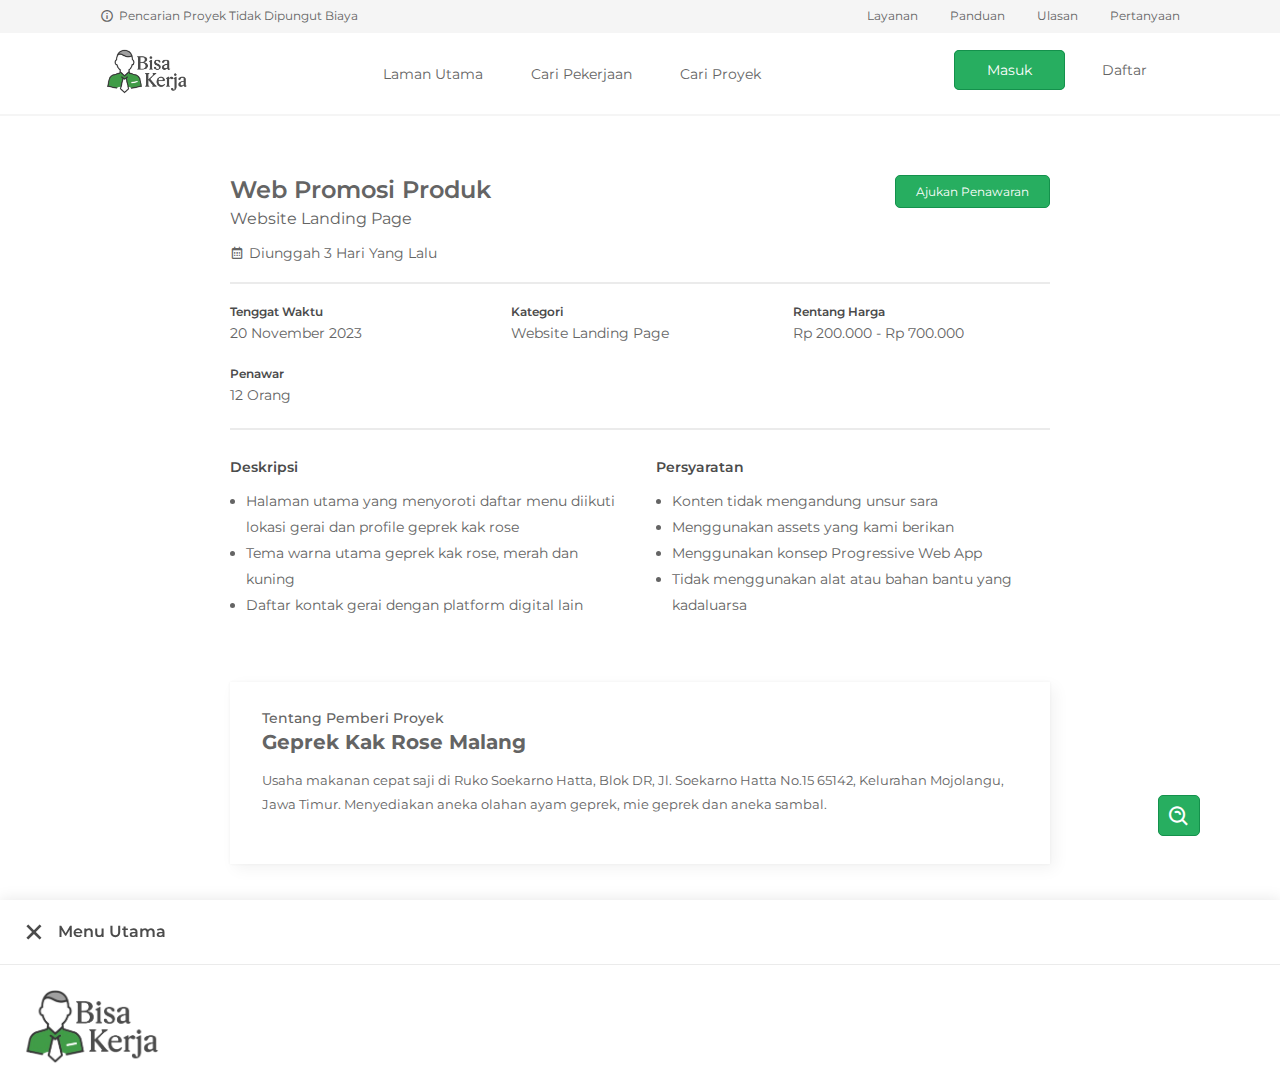
<file: Chelo Tasnim Haryono_Website/job_list/proyek_detail.html>
<!DOCTYPE html>
<html lang="en">

<head>
    <meta charset="UTF-8">
    <meta name="viewport" content="width=device-width, initial-scale=1.0">
    <link rel="shortcut icon" href="../../Chelo Tasnim Haryono_Bahan/icons/app-icon.png" type="image/x-icon">
    <link rel="stylesheet" href="../../Chelo Tasnim Haryono_Bahan/plugins/boxicons-2.0.7/css/boxicons.min.css">
    <link rel="stylesheet" href="../styles/dashboard.css">
    <title>Bisa Kerja | Detail Proyek</title>
</head>

<body class="proyek">
    <!-- Loading Layer -->
    <div class="loading-layer">
        <div class="content">
            <div class="icon">
                <img src="../../Chelo Tasnim Haryono_Bahan/icons/app-brand.png" alt="Bisa Kerja Logo" draggable="false">
            </div>
            <div class="bg">
                <i class="bx bx-message-square"></i>
            </div>
        </div>
    </div>



    <!-- Bar Pencarian -->
    <nav class="detail-nav">
        <div class="nav-header">
            <div class="info">
                <i class="bx bx-info-circle"></i>
                Pencarian Proyek Tidak Dipungut Biaya
            </div>
            <div class="other-nav">
                <a onclick="directTo('../index.html')">Layanan</a>
                <a onclick="directTo('../index.html')">Panduan</a>
                <a onclick="directTo('../index.html')">Ulasan</a>
                <a onclick="directTo('../index.html')">Pertanyaan</a>
            </div>
        </div>
        <div class="nav-content">
            <div class="nav-label" onclick="directTo('../index.html')" style="cursor: pointer;">
                <img class="app-image" src="../../Chelo Tasnim Haryono_Bahan/icons/app-brand.png" alt="Logo Bisa Kerja"
                    draggable="false">
            </div>
            <div class="nav-item">
                <a onclick="directTo('../index.html')">Laman Utama</a>
                <a onclick="directTo('index.html')">Cari Pekerjaan</a>
                <a onclick="directTo('proyek.html')">Cari Proyek</a>
            </div>
            <div class="nav-action">
                <div class="hamburger-menu" onclick="toggleNav()">
                    <i class="bx bx-menu-alt-right"></i>
                </div>
                <div class="btn-group">
                    <a class="btn on">Masuk</a>
                    <a class="btn">Daftar</a>
                </div>
            </div>
        </div>
    </nav>



    <!-- Tab Navigasi -->
    <div class="nav-tab">
        <div class="tab-rib" onclick="toggleNav()">
            <i class="bx bx-x"></i>
            <p>Menu Utama</p>
        </div>
        <div class="tab-header">
            <img src="../../Chelo Tasnim Haryono_Bahan/icons/app-brand.png" alt="Bisa Kerja Logo" draggable="false">
        </div>
        <div class="tab-list navigation-link">
            <div class="box-list">
                <a onclick="directTo('../index.html')">Laman Utama</a>
                <i class="bx bx-customize"></i>
            </div>
            <div class="box-list">
                <a onclick="directTo('index.html')">Cari Pekerjaan</a>
                <i class="bx bx-briefcase"></i>
            </div>
            <div class="box-list">
                <a onclick="directTo('proyek.html')">Cari Proyek</a>
                <i class="bx bx-laptop"></i>
            </div>
        </div>
        <div class="tab-action">
            <div class="btn on">Masuk</div>
            <div class="btn">Daftar</div>
        </div>
    </div>



    <!-- Detail Lowongan -->
    <div class="detail-container">
        <div class="detail-header">
            <div class="typo">
                <div class="is-detail">
                    <h2 class="d-name">Web Promosi Produk</h2>
                    <p class="d-cat">Website Landing Page</p>
                    <span>
                        <i class="bx bx-calendar"></i>
                        <div class="d-up">Diunggah 3 Hari Yang Lalu</div>
                    </span>
                </div>
                <div class="common-detail is-detail">
                    <div class="common">
                        <label>Tenggat Waktu</label>
                        <p class="d-end">20 November 2023</p>
                    </div>
                    <div class="common">
                        <label>Kategori</label>
                        <p class="d-cat">Website Landing Page</p>
                    </div>
                    <div class="common">
                        <label>Rentang Harga</label>
                        <p class="d-range">Rp 200.000 - Rp 700.000</p>
                    </div>
                    <div class="common">
                        <label>Penawar</label>
                        <p class="d-ask">12 Orang (Saat Ini)</p>
                    </div>
                </div>
                <div class="btn on is-detail">Ajukan Penawaran</div>
            </div>
        </div>
        <div class="detail-more">
            <div class="detail-part is-detail">
                <label>Deskripsi</label>
                <ul id="d-desc">
                    <li>Halaman utama yang menyoroti daftar menu diikuti lokasi gerai dan profile geprek kak rose</li>
                    <li>Tema warna utama geprek kak rose, merah dan kuning</li>
                    <li>Daftar kontak gerai dengan platform digital lain</li>
                </ul>
            </div>
            <div class="detail-part is-detail">
                <label>Persyaratan</label>
                <ul id="d-req">
                    <li>Konten tidak mengandung unsur sara</li>
                    <li>Menggunakan assets yang kami berikan</li>
                    <li>Menggunakan konsep Progressive Web App</li>
                    <li>Tidak menggunakan alat atau bahan bantu yang kadaluarsa</li>
                </ul>
            </div>
            <div class="about-company is-detail">
                <span>Tentang Pemberi Proyek</span>
                <h2 class="d-owner">Geprek Kak Rose Malang</h2>
                <p class="d-comp_desc">
                    Usaha makanan cepat saji di Ruko Soekarno Hatta, Blok DR, Jl. Soekarno Hatta No.15 65142, Kelurahan
                    Mojolangu, Jawa Timur. Menyediakan aneka olahan ayam geprek, mie geprek dan aneka sambal.
                </p>
            </div>
        </div>
    </div>



    <!-- Mode Fokus -->
    <button class="btn on focus-mode-btn">
        <i class="bx bx-search-alt"></i>
    </button>

    <div class="focus-tip">Arahkan Cursor Ke Konten</div>

    <script src="../scripts/p_detail.js"></script>
    <script src="../scripts/main.js"></script>
</body>

</html>
</file>
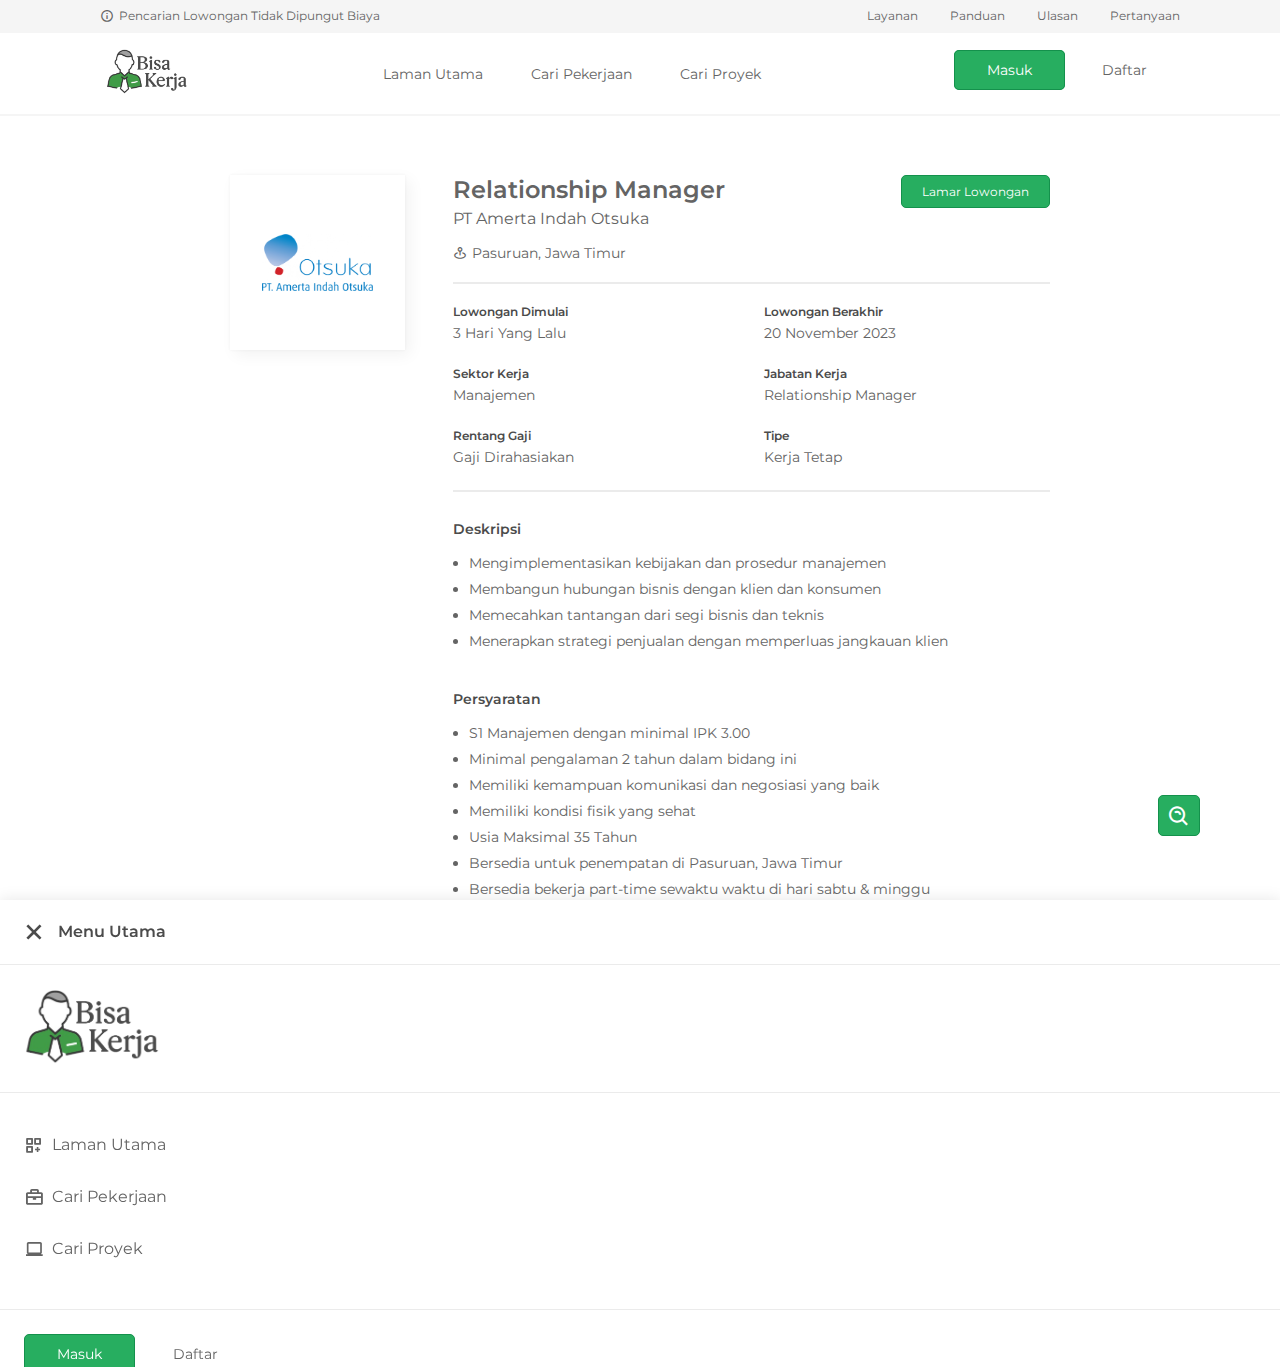
<file: Chelo Tasnim Haryono_Website/job_list/work_detail.html>
<!DOCTYPE html>
<html lang="en">

<head>
    <meta charset="UTF-8">
    <meta name="viewport" content="width=device-width, initial-scale=1.0">
    <link rel="shortcut icon" href="../../Chelo Tasnim Haryono_Bahan/icons/app-icon.png" type="image/x-icon">
    <link rel="stylesheet" href="../../Chelo Tasnim Haryono_Bahan/plugins/boxicons-2.0.7/css/boxicons.min.css">
    <link rel="stylesheet" href="../styles/dashboard.css">
    <title>Bisa Kerja | Detail Lowongan</title>
</head>

<body>
    <!-- Loading Layer -->
    <div class="loading-layer">
        <div class="content">
            <div class="icon">
                <img src="../../Chelo Tasnim Haryono_Bahan/icons/app-brand.png" alt="Bisa Kerja Logo" draggable="false">
            </div>
            <div class="bg">
                <i class="bx bx-message-square"></i>
            </div>
        </div>
    </div>



    <!-- Bar Pencarian -->
    <nav class="detail-nav">
        <div class="nav-header">
            <div class="info">
                <i class="bx bx-info-circle"></i>
                Pencarian Lowongan Tidak Dipungut Biaya
            </div>
            <div class="other-nav">
                <a onclick="directTo('../index.html')">Layanan</a>
                <a onclick="directTo('../index.html')">Panduan</a>
                <a onclick="directTo('../index.html')">Ulasan</a>
                <a onclick="directTo('../index.html')">Pertanyaan</a>
            </div>
        </div>
        <div class="nav-content">
            <div class="nav-label" onclick="directTo('../index.html')" style="cursor: pointer;">
                <img class="app-image" src="../../Chelo Tasnim Haryono_Bahan/icons/app-brand.png" alt="Logo Bisa Kerja"
                    draggable="false">
            </div>
            <div class="nav-item">
                <a onclick="directTo('../index.html')">Laman Utama</a>
                <a onclick="directTo('index.html')">Cari Pekerjaan</a>
                <a onclick="directTo('proyek.html')">Cari Proyek</a>
            </div>
            <div class="nav-action">
                <div class="hamburger-menu" onclick="toggleNav()">
                    <i class="bx bx-menu-alt-right"></i>
                </div>
                <div class="btn-group">
                    <a class="btn on">Masuk</a>
                    <a class="btn">Daftar</a>
                </div>
            </div>
        </div>
    </nav>



    <!-- Tab Navigasi -->
    <div class="nav-tab">
        <div class="tab-rib" onclick="toggleNav()">
            <i class="bx bx-x"></i>
            <p>Menu Utama</p>
        </div>
        <div class="tab-header">
            <img src="../../Chelo Tasnim Haryono_Bahan/icons/app-brand.png" alt="Bisa Kerja Logo" draggable="false">
        </div>
        <div class="tab-list navigation-link">
            <div class="box-list">
                <a onclick="directTo('../index.html')">Laman Utama</a>
                <i class="bx bx-customize"></i>
            </div>
            <div class="box-list">
                <a onclick="directTo('index.html')">Cari Pekerjaan</a>
                <i class="bx bx-briefcase"></i>
            </div>
            <div class="box-list">
                <a onclick="directTo('proyek.html')">Cari Proyek</a>
                <i class="bx bx-laptop"></i>
            </div>
        </div>
        <div class="tab-action">
            <div class="btn on">Masuk</div>
            <div class="btn">Daftar</div>
        </div>
    </div>



    <!-- Detail Lowongan -->
    <div class="detail-container">
        <div class="detail-header">
            <div class="logo is-detail">
                <img id="d-logo" src="../../Chelo Tasnim Haryono_Bahan/images/otsuka.png" alt="Logo Perusahaan"
                    draggable="false">
            </div>
            <div class="typo">
                <div class="is-detail">
                    <h2 class="d-job">Relationship Manager</h2>
                    <p class="d-name">PT Amerta Indah Otsuka</p>
                    <span>
                        <i class="bx bx-map-pin"></i>
                        <div class="d-loc">Pasuruan, Jawa Timur</div>
                    </span>
                </div>
                <div class="common-detail is-detail">
                    <div class="common">
                        <label>Lowongan Dimulai</label>
                        <p class="d-start">3 Hari Yang Lalu</p>
                    </div>
                    <div class="common">
                        <label>Lowongan Berakhir</label>
                        <p class="d-end">20 November 2023</p>
                    </div>
                    <div class="common">
                        <label>Sektor Kerja</label>
                        <p class="d-sector">Manajemen</p>
                    </div>
                    <div class="common">
                        <label>Jabatan Kerja</label>
                        <p class="d-job">Relationship Manager</p>
                    </div>
                    <div class="common">
                        <label>Rentang Gaji</label>
                        <p class="d-range">Gaji Dirahasiakan</p>
                    </div>
                    <div class="common">
                        <label>Tipe</label>
                        <p class="d-tipe">Kerja Tetap</p>
                    </div>
                </div>
                <div class="btn on is-detail">Lamar Lowongan</div>
            </div>
        </div>
        <div class="detail-more">
            <div class="detail-part is-detail">
                <label>Deskripsi</label>
                <ul id="d-desc">
                    <li>Mengimplementasikan kebijakan dan prosedur manajemen</li>
                    <li>Membangun hubungan bisnis dengan klien dan konsumen</li>
                    <li>Memecahkan tantangan dari segi bisnis dan teknis</li>
                    <li>Menerapkan strategi penjualan dengan memperluas jangkauan klien</li>
                </ul>
            </div>
            <div class="detail-part is-detail">
                <label>Persyaratan</label>
                <ul id="d-req">
                    <li>S1 Manajemen dengan minimal IPK 3.00</li>
                    <li>Minimal pengalaman 2 tahun dalam bidang ini</li>
                    <li>Memiliki kemampuan komunikasi dan negosiasi yang baik</li>
                    <li>Memiliki kondisi fisik yang sehat</li>
                    <li>Usia Maksimal 35 Tahun</li>
                    <li>Bersedia untuk penempatan di Pasuruan, Jawa Timur</li>
                    <li>Bersedia bekerja part-time sewaktu waktu di hari sabtu & minggu</li>
                </ul>
            </div>
            <div class="about-company is-detail">
                <span>Tentang Perusahaan</span>
                <h2 class="d-name">PT Amerta Indah Otsuka</h2>
                <p class="d-comp_desc">
                    PT Amerta Indah Otsuka merupakan produsen dari produk kesehatan seperti Pocari Sweat, SOYJOY, air
                    ion, Oronamin C dan Fiber Mini. Melalui produk-produk kami, PT Amerta Indah Otsuka membawa filosofi
                    mereka, yaitu ingin menciptakan produk baru untuk kesehatan yang lebih baik di seluruh dunia.
                </p>
            </div>
        </div>
    </div>



    <!-- Mode Fokus -->
    <button class="btn on focus-mode-btn">
        <i class="bx bx-search-alt"></i>
    </button>

    <div class="focus-tip">Arahkan Cursor Ke Konten</div>

    <script src="../scripts/j_detail.js"></script>
    <script src="../scripts/main.js"></script>
</body>

</html>
</file>
<file: Chelo Tasnim Haryono_Website/styles/main.css>
/* Google Font */
@font-face {
    font-family: 'Montserrat';
    src: url('../../Chelo Tasnim Haryono_Bahan/plugins/font/Montserrat-VariableFont_wght.ttf') format('truetype');
}



/* Format Keseluruhan */
* {
    padding: 0;
    margin: 0;
    box-sizing: border-box;
    user-select: none;
    -webkit-tap-highlight-color: transparent;
    text-decoration: none;
    font-family: 'Montserrat', sans-serif;
}

html {
    scroll-behavior: smooth;
}

::-webkit-scrollbar {
    width: 0;
}



/* Variable */
:root {
    --bg-main: rgb(255, 255, 255);
    --bg-secondary: rgb(245, 245, 245);
    --bg-transparent: rgba(255, 255, 255, .8);
    --primary-green: rgb(39, 174, 96);
    --fade-green: rgba(39, 174, 96, .07);
    --high-green: rgb(50, 200, 120);
    --v-high-green: rgb(75, 225, 145);
    --shadow-green: rgba(50, 200, 120, .15);
    --shadow-green-2: rgba(50, 200, 120, .6);
    --low-green: rgb(20, 145, 76);
    --normal-text: rgb(100, 100, 100);
    --thick-text: rgb(75, 75, 75);
    --fade-text: rgb(150, 150, 150);
    --fade-2: rgb(200, 200, 200);
    --super-fade: rgb(235, 235, 235);
}

/* Loading Layer */
.loading-layer {
    position: fixed;
    display: flex;
    top: 0;
    left: 0;
    width: 100%;
    height: 100%;
    justify-content: center;
    align-items: center;
    background: var(--bg-main);
    transition: .5s;
    z-index: 1000000;
    opacity: 1;
}

.loading-layer.inactive {
    opacity: 0;
}

.loading-layer .content {
    position: relative;
    display: flex;
    transform: translateX(-25px);
}

.loading-layer img {
    position: relative;
    width: 150;
    height: 75px;
    object-fit: contain;
    animation: .5s waveImg .3s ease-in-out forwards;
    z-index: 1;
}

.loading-layer i {
    position: absolute;
    top: -80%;
    left: 0%;
    animation: .5s slideLogo .3s ease-in-out forwards;
    font-size: 200px;
    color: var(--super-fade);
}

.loading-layer.appear img {
    transform: translateX(-25%) translateY(-10%);
    animation: .5s waveImg .3s ease-in-out reverse forwards;
}

.loading-layer.appear i {
    transform: translateX(25%);
    animation: .5s slideLogo .3s ease-in-out reverse forwards;
}

@keyframes waveImg {
    from {
        transform: none;
    }

    to {
        transform: translateX(-25%) translateY(-10%);
    }
}

@keyframes slideLogo {
    from {
        transform: none;
    }

    to {
        transform: translateX(25%);
    }
}



/* Bar Navigasi */
nav {
    position: fixed;
    display: flex;
    top: 0;
    left: 0;
    width: 100%;
    padding: 16px 100px;
    background: var(--bg-main);
    border-bottom: 2px solid var(--bg-secondary);
    justify-content: space-between;
    align-items: center;
    z-index: 1000;
}

.app-image {
    width: 90px;
    height: 45px;
    object-fit: contain;
}

.nav-link {
    display: flex;
    transform: translateX(9px);
    align-items: center;
    gap: 32px;
}

.nav-link a {
    position: relative;
    cursor: pointer;
    font-size: 14px;
    color: var(--normal-text);
}

.nav-interface {
    display: flex;
    align-items: center;
    gap: 32px;
}

.nav-interface i {
    cursor: pointer;
    font-size: 20px;
    color: var(--fade-text);
}

.nav-interface div:first-child i {
    font-size: 24px;
}

.btn {
    padding: 10px 32px;
    border-radius: 5px;
    border: 1px solid transparent;
    outline: none;
    cursor: pointer;
    font-size: 14px;
    color: var(--normal-text);
}

.btn:hover {
    border: 1px solid var(--super-fade);
    background: var(--super-fade);
}

.btn.on {
    border: 1px solid var(--low-green);
    background: var(--primary-green);
    color: rgb(255, 255, 255);
}

.btn.on:hover {
    border: 1px solid var(--low-green);
    background: var(--low-green);
}

.nav-link a:hover,
.nav-link a.visited {
    color: var(--primary-green);
}

.nav-link a:hover::after,
.nav-link a.visited::after {
    position: absolute;
    content: '';
    bottom: -14px;
    left: 50%;
    transform: translateX(-50%);
    width: 6px;
    height: 6px;
    border-radius: 25%;
    background: var(--high-green);
}



/* Tab Navigasi  */
.nav-tab {
    position: fixed;
    top: 100%;
    left: 0;
    width: 100%;
    height: 100%;
    background: var(--bg-main);
    box-shadow: 0 0 15px rgba(0, 0, 0, .1);
    transition: .3s;
    z-index: 10000;
}

.nav-tab.active {
    top: 0;
}

.tab-rib,
.tab-list,
.tab-action {
    padding-left: 24px;
    padding-right: 24px;
}

.tab-rib {
    display: flex;
    padding-top: 16px;
    padding-bottom: 16px;
    padding-left: 18px;
    align-items: center;
    border-bottom: 1px solid var(--super-fade);
    cursor: pointer;
    gap: 8px;
    font-size: 32px;
    color: var(--thick-text);
}

.tab-rib p {
    margin-top: -2px;
    font-weight: 600;
    font-size: 16px;
}

.tab-header,
.tab-list,
.tab-action {
    padding-top: 24px;
    padding-bottom: 24px;
    border-bottom: 1px solid var(--super-fade);
}

.tab-header img {
    margin-left: 14px;
    width: 150px;
    height: 75px;
    object-fit: contain;
}

.tab-list {
    padding-top: calc(42px);
    padding-bottom: calc(18px);
}

.box-list {
    display: flex;
    margin-bottom: 32px;
    align-items: center;
    font-size: 20px;
    color: var(--normal-text);
    gap: 8px;
}

.box-list a {
    order: 1;
    margin-top: -2px;
    font-size: 16px;
    cursor: pointer;
}

.box-list a.visited,
.box-list a.visited~i {
    color: var(--primary-green);
}

.tab-action {
    display: flex;
    border: none;
    gap: 5px;
}

.hamburger-menu {
    display: none;
}



/* Umum */
.page {
    position: relative;
    padding-left: 100px;
    padding-right: 100px;
}

.full-page {
    min-height: 100vh;
    max-height: max-content;
}



/* Hero */
#hero {
    display: flex;
    padding-top: 82.6px;
    justify-content: space-between;
    align-items: center;
    min-height: calc(100vh - 85px + 40px);
    overflow-x: hidden;
}


#hero .typo-heading {
    min-width: 450px;
    margin-top: -112px;
    margin-bottom: 24px;
    line-height: 64px;
    font-size: 20px;
}

#hero .typo-heading h1 {
    letter-spacing: -2px;
    margin-left: -5px;
    font-weight: 400;
    font-size: 48px;
    color: var(--normal-text);
}

#hero .tagline-content {
    font-weight: 500;
    font-size: 64px;
    color: var(--primary-green);
}

#hero .typo-desc {
    max-width: 500px;
    margin-bottom: 28px;
    line-height: 26px;
    color: var(--normal-text);
}

#hero .typo-interface {
    display: flex;
    align-items: center;
    gap: 8px;
}

.carousel {
    display: flex;
    margin-top: -104px;
    align-items: stretch;
    max-width: 50vw;
    /* gap: 12px; */
}

.c-card {
    position: relative;
    min-width: 225px;
    height: 55vh;
    overflow: hidden;
    transition: .3s;
    border-right-width: 8px;
    border-right-style: solid;
    border-right-color: rgb(255, 255, 255);
}

.c-card img {
    position: absolute;
    width: 100%;
    height: 100%;
    object-fit: cover;
    filter: grayscale(1);
    transition: .3s;
}

.c-card.fliped {
    min-width: 150px;
    transform-origin: right;
    transform: skewY(-16deg);
    transition: .3s;
}

.c-card.highlight img {
    filter: grayscale(0);
}

.c-card .fade-layer,
.person .fade-layer {
    position: absolute;
    top: 100%;
    width: 100%;
    height: 100%;
    background: linear-gradient(to top, rgb(0, 0, 0), transparent);
    transition: .3s;
}

.c-card.highlight .fade-layer {
    top: 0;
}

.rate-box {
    position: absolute;
    top: 12px;
    right: 12px;
    display: flex;
    width: max-content;
    padding: 5px 10px;
    align-items: center;
    background: var(--bg-main);
    border-radius: 5px;
    font-weight: 500;
    font-size: 13px;
    color: var(--normal-text);
    gap: 5px;
}

.favorite-mark {
    font-size: 14px;
    color: rgb(255, 225, 0);
}

.sector-content {
    position: absolute;
    bottom: 24px;
    left: 16px;
    padding-right: 16px;
}

.sector-content p {
    margin-bottom: 5px;
    line-height: 24px;
    font-size: 24px;
    color: rgb(255, 255, 255);
}

.sector-content span {
    font-size: 14px;
    color: rgb(200, 200, 200);
}



/* Fitur */
#fitur.page {
    background: var(--bg-secondary);
}

.floating-banner {
    position: absolute;
    display: flex;
    top: -40px;
    left: 50%;
    padding: 0 32px;
    min-width: 424px;
    max-width: 424px;
    transform: translateX(-50%);
    align-items: center;
    background: var(--bg-main);
    box-shadow:
        -1px -1px 3px rgba(0, 0, 0, .035),
        5px 5px 15px rgba(0, 0, 0, .07);
    border-radius: 5px;
    overflow: hidden;
}

.fb-col {
    padding: 16px 32px;
    text-align: center;
    color: var(--normal-text);
}

.fb-col p {
    font-size: 24px;
}

.fb-col .stat-label {
    font-size: 12px;
}

header h2 {
    line-height: 38px;
    font-weight: 400;
    font-size: 28px;
    text-align: center;
    color: var(--thick-text);
}

#fitur {
    padding-bottom: 100px;
}

#fitur header {
    padding-top: 110px;
}

.feature-container {
    display: flex;
    margin-top: 100px;
    flex-wrap: wrap;
    justify-content: center;
    gap: 54px 32px;
}

.feature-box {
    display: flex;
    flex: 1;
    min-width: 200px;
    max-width: 15vw;
    flex-direction: column;
    justify-content: center;
    align-items: center;
    color: var(--thick-text);
}

.feature-box img {
    width: 64px;
    height: 64px;
    object-fit: cover;
}

.feature-box .icon {
    padding-bottom: 8px;
}

.feature-box .text {
    position: relative;
    width: max-content;
    padding-top: 12px;
}

.feature-box .line {
    position: absolute;
    top: 0;
    left: 50%;
    transform: translateX(-50%);
    height: 2px;
    width: 64px;
    background: var(--fade-2);
    transition: .05s;
}

.feature-box:hover .line {
    width: 100px;
    background: var(--high-green);
}



/* Panduan */
#panduan {
    padding-bottom: 132px;
}

#panduan header {
    padding-top: 72px;
}

.step-container {
    display: flex;
    margin-top: 64px;
    flex-wrap: wrap;
    justify-content: center;
    align-items: stretch;
    gap: 20px;
}

.step-box {
    position: relative;
    flex: 1;
    padding: 24px 24px 48px;
    min-width: 275px;
    box-shadow:
        0 0 3px rgba(0, 0, 0, .07),
        5px 5px 15px rgba(0, 0, 0, .05);
    border-radius: 5px;
    overflow: hidden;
}

.step-box .box-number {
    display: flex;
    margin-bottom: 32px;
    width: 50px;
    height: 50px;
    justify-content: center;
    align-items: center;
    box-shadow:
        0 0 3px rgba(0, 0, 0, .07),
        5px 5px 15px rgba(0, 0, 0, .07);
    border-radius: 5px;
    font-weight: 600;
    font-size: 24px;
    color: var(--fade-text);
}

.step-box.active .box-number {
    box-shadow:
        0 0 3px var(--shadow-green),
        5px 5px 15px var(--shadow-green);
    color: var(--v-high-green);
}

.step-typo p {
    margin-bottom: 12px;
    line-height: 24px;
    font-weight: 600;
    color: var(--normal-text);
}

.step-typo span {
    line-height: 24px;
    font-size: 14px;
    color: var(--normal-text);
}

.sc-bg-cle {
    position: absolute;
    bottom: -32px;
    right: -32px;
    width: 238px;
    height: 238px;
    transform: rotate(45deg);
    background: linear-gradient(to right, transparent, rgba(0, 0, 0, .05));
    border-radius: 50%;
    transition: .3s;
}

.step-box.active .sc-bg-cle {
    background: linear-gradient(to right, transparent, var(--shadow-green));
}



/* Ulasan */
.companies-slider {
    position: relative;
    margin-top: 32px;
    background: var(--bg-secondary);
    border-radius: 8px;
    overflow-x: hidden;
}

.slider-move {
    position: relative;
    display: flex;
    padding: 24px;
    min-width: max-content;
    flex-wrap: nowrap;
    align-items: center;
    gap: 54px;
}

.companies-slider .logo {
    min-width: max-content;
}

.companies-slider img {
    width: 150px;
    height: 45px;
    object-fit: contain;
    filter: grayscale(1);
    opacity: .8;
}

.companies-slider:hover img {
    filter: grayscale(1) blur(2px);
}

.companies-slider img:hover {
    filter: grayscale(0);
}

.scroll-shade {
    position: absolute;
    top: 0;
    right: 0;
    width: 25%;
    height: 100%;
    background: linear-gradient(to right, transparent, var(--bg-secondary));
    pointer-events: none;
}

.review-container {
    display: grid;
    padding-bottom: calc(3 * 3.5em);
    margin-bottom: 4vw;
}

.review-card {
    position: sticky;
    top: 100px;
    height: 70vh;
    padding-top: calc(var(--i) * 2em);
}

.review-wrapper {
    position: absolute;
    display: flex;
    height: 100%;
    box-shadow:
        0px 0px 5px rgba(0, 0, 0, .05),
        5px 5px 15px rgba(0, 0, 0, .07);
    border-radius: 8px;
    overflow: hidden;
}

.review-card .person {
    position: relative;
    flex: 1;
    min-width: 250px;
    border-right: none;
    overflow: hidden;
}

.person .glass-layer {
    position: absolute;
    top: 0;
    left: 0;
    width: 100%;
    height: 75%;
    background: linear-gradient(to right bottom, rgba(255, 255, 255, .2) 50%, transparent 50%);
    transition: .3s;
}

.review-card:hover .glass-layer {
    top: -100%;
    left: -100%;
}

.person .fade-layer {
    top: 0;
    background: linear-gradient(to top, rgba(0, 0, 0, .6), transparent);
}

.review-card .review {
    position: relative;
    flex: 2;
    padding: 32px;
    background: var(--bg-main);
    border-left: none;
    overflow: hidden;
}

.review-header,
.review-poin {
    position: relative;
    z-index: 2;
}

.review-card .person img {
    width: 100%;
    height: 100%;
    object-fit: cover;
    transition: .3s;
}

.review-card:hover .person img {
    transform: scale(1.1);
}

.badge-group {
    display: flex;
    flex-wrap: wrap;
    margin-bottom: 32px;
    align-items: center;
    gap: 5px;
}

.badge {
    display: flex;
    width: max-content;
    padding: 5px 14px;
    align-items: center;
    background: var(--super-fade);
    border-radius: 5px;
    font-size: 12px;
    gap: 5px;
    color: var(--normal-text);
}

.badge i {
    margin-top: 1px;
    font-size: 18px;
}

.work-company {
    margin-bottom: 32px;
    font-size: 14px;
    color: var(--normal-text);
}

.work-company label {
    display: block;
    margin-bottom: 8px;
    font-size: 12px;
    color: var(--fade-text);
}

.work-company p {
    margin-bottom: 3px;
    font-weight: 600;
    font-size: 18px;
    color: var(--primary-green);
}

.review-desc {
    margin-bottom: 40px;
    line-height: 22px;
    text-align: justify;
    font-size: 14px;
    color: var(--normal-text);
}

.review-desc span {
    display: block;
    margin-bottom: 5px;
    font-size: 12px;
    color: var(--fade-text);
}

.review-stat {
    display: flex;
    margin-top: 12px;
    flex-wrap: wrap;
    gap: 32px 54px;
}

.review-stat-col {
    display: flex;
    font-size: 14px;
    color: var(--normal-text);
    gap: 8px;
}

.review-stat-col span:first-child {
    margin-top: -4px;
    font-size: 32px;
}

.review-stat-col span:last-child {
    width: min-content;
    line-height: 18px;
}

.bricks-bg {
    position: absolute;
    bottom: -5px;
    right: 0;
    max-width: 75%;
    overflow: hidden;
}

.bricks-row {
    position: relative;
    display: flex;
    transform: translateX(-150px);
    margin-bottom: 6px;
    flex-wrap: nowrap;
    gap: 5px;
    z-index: 1;
    animation: to_right 4s ease-in-out alternate infinite;
}

.bricks-row:nth-child(even) {
    transform: none;
    animation: to_right 8s ease-in-out alternate infinite;
}

@keyframes to_right {
    to {
        transform: translateX(-50px);
    }
}

.brick {
    background: var(--bg-main);
    min-width: 250px;
    width: 20vw;
    height: 6vw;
    min-height: 75px;
    border-radius: 5px;
}

.bricks-shade {
    position: absolute;
    top: 0;
    left: 0;
    height: 100%;
    width: 100%;
    background: linear-gradient(to right bottom, rgb(255, 255, 255), rgba(255, 255, 255, .9), transparent);
}

.brick-shine {
    position: absolute;
    bottom: 0;
    right: -250px;
    width: 200%;
    height: 200%;
    background: radial-gradient(circle, var(--shadow-green-2), transparent);
}



/* Sesi Pertanyaan */
#pertanyaan.page {
    padding-bottom: 232px;
}

.q-container {
    display: flex;
    flex-wrap: wrap;
    margin-top: 54px;
    justify-content: center;
    align-items: stretch;
    gap: 24px;
}

.q-box {
    display: flex;
    flex: 1;
    padding: 16px 24px;
    min-width: 275px;
    justify-content: space-between;
    align-items: center;
    background: var(--bg-main);
    border-radius: 5px;
    cursor: pointer;
    transition: .1s;
    font-size: 14px;
    color: var(--normal-text);
    gap: 16px;
}

.q-box:hover {
    box-shadow:
        0 0 3px rgba(0, 0, 0, .05),
        5px 5px 15px rgba(0, 0, 0, .05);
}

.q-box p {
    line-height: 22px;
}

.q-box i {
    font-size: 18px;
}

#q-modal {
    position: fixed;
    display: none;
    top: 0;
    left: 0;
    width: 100%;
    height: 100%;
    justify-content: center;
    align-items: center;
    transition: .3s;
    background: var(--bg-transparent);
    z-index: 1000;
    opacity: 0;
}

#q-modal.show {
    opacity: 1;
}

.q-modal-content {
    max-width: 50vw;
    color: var(--normal-text);
}

.q-modal-rib {
    display: flex;
    margin-bottom: 24px;
    transform: translateY(-32px);
    transition: .5s;
    flex-wrap: nowrap;
    align-items: stretch;
    opacity: 0;
    gap: 8px;
}

#q-modal.show .q-modal-rib {
    transform: none;
    opacity: 1;
}

.q-modal-rib .title {
    width: 100%;
}

#oke-btn {
    cursor: pointer;
}

.q-modal-rib div {
    padding: 16px 24px;
    background: var(--bg-main);
    border-radius: 5px;
    box-shadow:
        0 0 3px rgba(0, 0, 0, .05),
        5px 5px 15px rgba(0, 0, 0, .05);
}

.q-modal-answer div {
    width: max-content;
    max-width: 75%;
    transform: translateX(-32px);
    margin-bottom: 18px;
    padding: 12px 16px;
    background: var(--bg-main);
    transition: .5s;
    transition-delay: calc(.5s * var(--delay));
    border-radius: 5px;
    box-shadow:
        0 0 3px rgba(0, 0, 0, .05),
        5px 5px 15px rgba(0, 0, 0, .05);
    line-height: 24px;
    opacity: 0;
    font-size: 14px;
}

.q-modal-answer .q-answer {
    margin-left: auto;
    transform: translateX(32px);
    margin-bottom: 12px;
    background: linear-gradient(to right bottom, var(--primary-green), var(--v-high-green));
    color: var(--bg-main);
}

#q-modal.show .q-modal-answer div {
    transform: none;
    opacity: 1;
}

footer {
    position: relative;
    background: var(--bg-secondary);
}

.floating-footer {
    position: absolute;
    display: flex;
    top: -72px;
    left: 50%;
    flex-wrap: wrap;
    gap: 32px;
    padding: 32px 32px 42px;
    width: calc(100vw - 200px);
    transform: translateX(-50%);
    justify-content: space-between;
    align-items: center;
    border-radius: 8px;
    background: linear-gradient(to right, var(--primary-green), var(--v-high-green));
}

.floating-footer button {
    width: max-content;
    padding: 12px 32px;
    border-radius: 32px;
    background: rgb(255, 255, 255);
    cursor: pointer;
    border: none;
    outline: none;
    font-size: 16px;
    color: var(--primary-green);
}

.floating-footer h2 {
    margin-bottom: 16px;
    font-weight: 400;
    font-size: 32px;
    color: rgb(255, 255, 255);
}

.floating-footer ul {
    display: flex;
    flex-wrap: wrap;
    gap: 3px 32px;
}

.floating-footer li {
    display: flex;
    width: max-content;
    align-items: center;
    list-style: none;
    font-size: 16px;
    color: rgb(255, 255, 255);
    gap: 3px;
}

.floating-footer i {
    font-size: 24px;
}

.footer-content {
    display: flex;
    flex-wrap: wrap;
    padding: 164px 100px 48px;
    justify-content: space-between;
    gap: 72px;
}

.footer-content ul {
    flex: 1;
    min-width: max-content;
}

.footer-content ul p {
    margin-bottom: 24px;
    font-weight: 500;
    color: var(--thick-text);
}

.footer-content ul li {
    list-style: none;
    margin-bottom: 16px;
    cursor: pointer;
    font-size: 14px;
    color: var(--normal-text);
}

.footer-bottom {
    display: flex;
    padding: 16px 100px;
    border-top: 1px solid var(--fade-2);
    gap: 48px;
    font-size: 13px;
    color: var(--normal-text);
}

@media(max-width: 1300px) {

    nav,
    .page,
    .footer-content,
    .footer-bottom {
        padding-left: 48px;
        padding-right: 48px;
    }

    .floating-footer {
        width: calc(100vw - 96px);
    }

    #hero .typo-heading {
        min-width: 400px;
        margin-bottom: 24px;
        line-height: 54px;
    }

    #hero .typo-heading h1 {
        font-size: 32px;
    }

    #hero .tagline-content {
        font-size: 54px;
    }

    #hero .typo-desc {
        max-width: 350px;
        line-height: 24px;
    }

    .review-card {
        min-height: 70vh;
    }
}

@media(max-width: 1000px) {
    .loading-layer .content {
        transform: scale(.8) translateX(-25px);
    }

    .review-card {
        min-height: 80vh;
    }

    .floating-footer h2 {
        margin-bottom: 12px;
        font-size: 24px;
    }

    .floating-footer ul {
        gap: 3px 14px;
    }

    .floating-footer ul li {
        font-size: 12px;
    }

    .floating-footer button {
        font-size: 14px;
    }

    .footer-content p {
        font-size: 14px;
    }

    .footer-content ul li {
        line-height: 16px;
        font-size: 12px;
    }
}

@media(max-width: 850px) {
    .nav-link a {
        font-size: 12px;
    }

    #hero {
        padding-bottom: 148px;
        flex-direction: column;
        align-items: flex-start;
    }

    #hero .typo-heading {
        min-width: 450px;
        margin-top: 54px;
    }

    #hero .typo-desc {
        max-width: 400px;
    }

    #hero .carousel {
        margin-top: 100px;
    }

    header h2 {
        line-height: 34px;
        font-size: 24px;
    }

    .feature-box p {
        font-size: 14px;
    }

    .companies-slider img {
        width: 125px;
        height: 30px;
    }

    .companies-slider .slider-move {
        gap: 32px;
    }
}

@media(max-width: 831.20px) {
    .floating-footer {
        top: -125px;
    }
}

@media(max-width: 750px) {
    .nav-link {
        display: none;
    }

    .hamburger-menu {
        display: block;
    }

    .nav-interface {
        gap: 14px;
    }

    .nav-interface .btn {
        margin-left: 6px;
    }

    .feature-container {
        gap: 54px 0;
    }

    .review-card .review-wrapper {
        flex-direction: column;
        overflow-y: scroll;
    }

    .review-card .review-wrapper::-webkit-scrollbar {
        width: 0;
    }

    .review-card .person {
        min-height: 65vh;
    }

    .review-card .review {
        min-height: 90vh;
    }

    .q-modal-content {
        min-width: 75vw;
    }

    .footer-content {
        gap: 48px;
    }
}

@media(max-width: 525px) {
    .app-image {
        width: 75px;
        height: 40px;
    }

    #hero {
        padding-top: 54px;
    }

    #hero .typo-heading {
        min-width: 275px;
    }

    #hero .typo-heading h1 {
        letter-spacing: 0;
        line-height: 42px;
        font-size: 24px;
    }

    #hero .tagline-content {
        font-size: 48px;
    }

    #hero .typo-desc {
        max-width: 300px;
        line-height: 24px;
        font-size: 14px;
    }

    .btn {
        font-size: 12px;
    }

    .companies-slider .slider-move {
        gap: 16px;
    }

    .badge {
        padding: 3px 12px;
        font-size: 10px;
    }

    .work-company p {
        font-size: 16px;
    }

    .work-company span {
        font-size: 12px;
    }

    .work-company label,
    .review-desc span {
        font-size: 10px;
    }

    .review-desc p {
        font-size: 12px;
    }

    .score {
        font-size: 24px !important;
    }

    .review-stat-col .label {
        margin-top: -2px;
        font-size: 12px;
    }

    .q-modal-content {
        max-width: calc(100vw - 48px);
    }

    .q-modal-answer div {
        font-size: 13px;
    }
}

@media(max-width: 447.20px) {
    .btn {
        padding: 8px 14px;
    }

    nav,
    .page,
    .footer-content,
    .footer-bottom {
        padding-left: 24px;
        padding-right: 24px;
    }

    #hero {
        padding-right: 24px;
    }

    #hero .typo-heading {
        margin-bottom: 18px;
    }

    #hero .typo-heading h1 {
        line-height: 38px;
        font-size: 24;
    }

    #hero .tagline-content {
        font-size: 40px;
    }

    #hero .typo-desc {
        font-size: 13px;
    }

    .floating-banner {
        transform: translateX(-50%) scale(.7);
    }

    .floating-footer {
        top: -175px;
        width: calc(100vw - 48px);
    }

    .footer-bottom {
        font-size: 10px;
    }

    header h2 {
        line-height: 28px;
        font-size: 20px;
    }
}

@media(max-width: 375px) {

    #hero {
        padding-bottom: 72px;
    }

    .carousel {
        margin-top: 32px !important;
        transform: scale(.8) translateX(-32px);
    }

    .review-card .review {
        min-height: 105vh;
    }

    .q-box {
        padding-left: 12px;
        padding-right: 12px;
        font-size: 13px;
    }

    .q-box i {
        font-size: 24px;
    }
}
</file>
<file: Chelo Tasnim Haryono_Website/styles/dashboard.css>
/* Google Font */
@font-face {
    font-family: 'Montserrat';
    src: url('../../Chelo Tasnim Haryono_Bahan/plugins/font/Montserrat-VariableFont_wght.ttf') format('truetype');
}



/* Format Keseluruhan */
* {
    padding: 0;
    margin: 0;
    box-sizing: border-box;
    user-select: none;
    -webkit-tap-highlight-color: transparent;
    text-decoration: none;
    font-family: 'Montserrat', sans-serif;
}

html {
    scroll-behavior: smooth;
}

::-webkit-scrollbar {
    width: 0;
}

a {
    cursor: pointer;
}


/* Variable */
:root {
    --bg-main: rgb(255, 255, 255);
    --bg-secondary: rgb(245, 245, 245);
    --bg-transparent: rgba(255, 255, 255, .8);
    --primary-green: rgb(39, 174, 96);
    --fade-green: rgba(39, 174, 96, .07);
    --high-green: rgb(50, 200, 120);
    --v-high-green: rgb(75, 225, 145);
    --shadow-green: rgba(50, 200, 120, .15);
    --shadow-green-2: rgba(50, 200, 120, .6);
    --low-green: rgb(20, 145, 76);
    --normal-text: rgb(100, 100, 100);
    --thick-text: rgb(75, 75, 75);
    --fade-text: rgb(150, 150, 150);
    --fade-2: rgb(200, 200, 200);
    --super-fade: rgb(235, 235, 235);
}

/* Loading Layer */
.loading-layer {
    position: fixed;
    display: flex;
    top: 0;
    left: 0;
    width: 100%;
    height: 100%;
    justify-content: center;
    align-items: center;
    background: var(--bg-main);
    transition: .5s;
    z-index: 100000;
    opacity: 1;
}

.loading-layer.inactive {
    opacity: 0;
}

.loading-layer .content {
    position: relative;
    display: flex;
    transform: translateX(-25px);
}

.loading-layer img {
    position: relative;
    width: 150;
    height: 75px;
    object-fit: contain;
    animation: .5s waveImg .3s ease-in-out forwards;
    z-index: 1;
}

.loading-layer i {
    position: absolute;
    top: -80%;
    left: 0%;
    animation: .5s slideLogo .3s ease-in-out forwards;
    font-size: 200px;
    color: var(--super-fade);
}

.loading-layer.appear img {
    transform: translateX(-25%) translateY(-10%);
    animation: .5s waveImg .3s ease-in-out reverse forwards;
}

.loading-layer.appear i {
    transform: translateX(25%);
    animation: .5s slideLogo .3s ease-in-out reverse forwards;
}

@keyframes waveImg {
    from {
        transform: none;
    }

    to {
        transform: translateX(-25%) translateY(-10%);
    }
}

@keyframes slideLogo {
    from {
        transform: none;
    }

    to {
        transform: translateX(25%);
    }
}



/* Bar Pencarian */
nav {
    position: fixed;
    top: 0;
    left: 0;
    width: 100%;
    border-bottom: 2px solid var(--bg-secondary);
    background: var(--bg-main);
    z-index: 1000;
}

.nav-header {
    display: flex;
    justify-content: space-between;
    align-items: center;
    padding: 8px 100px 10px;
    background: var(--bg-secondary);
    font-size: 12px;
    color: var(--normal-text);
}

.nav-header i {
    font-size: 14px;
}

.nav-header .info {
    display: flex;
    align-items: center;
    gap: 5px;
}

.other-nav {
    display: flex;
    align-items: center;
    gap: 32px;
}

.nav-content {
    position: relative;
    display: flex;
    padding: 16px 100px;
    justify-content: space-between;
    gap: 64px;
}

.nav-label img {
    width: 90px;
    height: 45px;
    object-fit: contain;
}

.nav-search {
    position: relative;
    display: flex;
    flex: 1;
    gap: 24px;
}

.nav-search p,
.nav-action {
    padding-top: 11px;
}

.nav-search .input-group,
.nav-search .field {
    position: relative;
    flex: 1;
}

.nav-search i {
    position: absolute;
    top: 9px;
    left: 12px;
    font-size: 24px;
    color: var(--fade-text);
}

.nav-search input {
    width: 100%;
    padding: 12px 24px;
    padding-left: 48px;
    border-radius: 8px;
    border: 1px solid var(--fade-2);
    outline: none;
    color: var(--normal-text);
}

.nav-search input::placeholder {
    color: var(--fade-text);
}

.search-tips {
    display: flex;
    margin-top: 3px;
    gap: 24px;
    font-size: 12px;
    color: var(--normal-text);
}

.nav-action {
    display: flex;
}

.nav-item {
    display: flex;
    align-items: center;
    gap: 48px;
}

.nav-item a {
    position: relative;
    font-size: 14px;
    color: var(--normal-text);
}

.nav-item a:hover {
    color: var(--primary-green);
}

.nav-item a:hover::after {
    position: absolute;
    content: '';
    bottom: -14px;
    left: 50%;
    transform: translateX(-50%);
    width: 6px;
    height: 6px;
    border-radius: 25%;
    background: var(--high-green);
}

.nav-content .fav-mark,
.hamburger-menu {
    position: relative;
    max-height: 20px;
    padding-right: 24px;
    border-right: 1px solid var(--fade-2);
    cursor: pointer;
    font-size: 20px;
    color: var(--normal-text);
}

.notif-circle {
    position: absolute;
    display: none;
    top: 0;
    left: 0;
    width: 8px;
    height: 8px;
    border-radius: 50%;
    background: rgb(225, 0, 0);
    z-index: 10;
}

.nav-action .btn-group {
    padding-left: 28px;
}

.detail-nav .btn-group {
    padding-left: 0;
}

.btn {
    padding: 10px 32px;
    border-radius: 5px;
    border: 1px solid transparent;
    outline: none;
    cursor: pointer;
    font-size: 14px;
    color: var(--normal-text);
}

.btn:hover,
#close-filter,
.box-act .btn,
#box-container .btn-group a:last-child {
    border: 1px solid var(--super-fade);
    background: var(--super-fade);
}

.btn.on {
    border: 1px solid var(--low-green);
    background: var(--primary-green);
    color: rgb(255, 255, 255);
}

.btn.on:hover {
    border: 1px solid var(--low-green);
    background: var(--low-green);
}



/* Tab Navigasi  */
.nav-tab {
    position: fixed;
    top: 100%;
    left: 0;
    width: 100%;
    height: 100%;
    background: var(--bg-main);
    box-shadow: 0 0 15px rgba(0, 0, 0, .1);
    transition: .3s;
    z-index: 10000;
}

.nav-tab.active {
    top: 0;
}

.tab-rib,
.tab-list,
.tab-action {
    padding-left: 24px;
    padding-right: 24px;
}

.tab-rib {
    display: flex;
    padding-top: 16px;
    padding-bottom: 16px;
    padding-left: 18px;
    align-items: center;
    border-bottom: 1px solid var(--super-fade);
    cursor: pointer;
    gap: 8px;
    font-size: 32px;
    color: var(--thick-text);
}

.tab-rib p {
    margin-top: -2px;
    font-weight: 600;
    font-size: 16px;
}

.tab-header,
.tab-list,
.tab-action {
    padding-top: 24px;
    padding-bottom: 24px;
    border-bottom: 1px solid var(--super-fade);
}

.tab-header img {
    margin-left: 14px;
    width: 150px;
    height: 75px;
    object-fit: contain;
}

.tab-list {
    padding-top: calc(42px);
    padding-bottom: calc(18px);
}

.box-list {
    display: flex;
    margin-bottom: 32px;
    align-items: center;
    font-size: 20px;
    color: var(--normal-text);
    gap: 8px;
}

.box-list a {
    order: 1;
    margin-top: -2px;
    font-size: 16px;
    cursor: pointer;
}

.box-list a.visited,
.box-list a.visited~i {
    color: var(--primary-green);
}

.tab-action {
    display: flex;
    border: none;
    gap: 5px;
}

.hamburger-menu {
    display: none;
    border: 0 !important;
    padding-left: 12px;
    padding-right: 0 !important;
    cursor: pointer;
}



/* Dashboard Lowongan */
.dashboard {
    position: relative;
    margin-top: 138px;
    padding: 24px 100px;
    color: var(--normal-text);
}



/* Menu Filter */
#filter {
    position: fixed;
    flex: 1;
    width: 250px;
    height: calc(100vh - 186px);
    transition: .3s;
    z-index: 100;
}

#filter h1 {
    margin-bottom: 12px;
    font-weight: 500;
    font-size: 16px;
}

.filter-menu {
    height: calc(100% - 40px);
    overflow-y: scroll;
    padding: 20px 28px;
    background: var(--bg-main);
    box-shadow:
        0 0 3px rgba(0, 0, 0, .05),
        5px 5px 15px rgba(0, 0, 0, .07);
}

#box-container {
    flex: 2;
    transition: .3s;
}

.filter-dd {
    margin-bottom: 16px;
    max-height: 20px;
    overflow: hidden;
}

.filter-dd.active {
    max-height: max-content;
}

.filter-menu label {
    display: flex;
    width: 100%;
    margin-bottom: 12px;
    justify-content: space-between;
    align-items: center;
    font-weight: 500;
    font-size: 14px;
    cursor: pointer;
}

.filter-menu i {
    font-size: 20px;
}

.filter-dd.active i {
    transform: rotate(90deg);
}

.filter-list {
    display: flex;
    padding: 8px 0;
    align-items: center;
    font-size: 14px;
    gap: 8px;
}

.filter-list input[type="checkbox"] {
    width: 18px;
    height: 18px;
    cursor: pointer;
}

.input-w-holder {
    position: relative;
    width: 100%;
}

.input-w-holder input {
    width: 100%;
    padding: 5px 8px;
    padding-left: 45px;
    border: 1px solid var(--fade-2);
    outline: none;
    border-radius: 3px;
    letter-spacing: 1px;
    font-size: 14px;
    color: var(--normal-text);
}

.input-w-holder input::placeholder {
    color: var(--fade-text);
}

.input-w-holder .holder {
    position: absolute;
    display: flex;
    top: 0;
    left: 0;
    height: 100%;
    padding: 8px;
    justify-content: center;
    align-items: center;
    border: 1px solid var(--fade-2);
    background: var(--super-fade);
    border-top-left-radius: 3px;
    border-bottom-left-radius: 3px;
}

.input-w-holder input::-webkit-inner-spin-button {
    appearance: none;
}

.filter-list span {
    font-size: 12px;
    color: var(--fade-text);
}



/* Daftar Lowongan */
#box-container {
    position: relative;
    display: flex;
    flex-wrap: wrap;
    padding-left: 275px;
    align-items: stretch;
    gap: 12px;
}

#box-container .btn-group {
    position: relative;
    width: 100%;
    margin-bottom: 12px;
}

#box-container .btn-group a:last-child {
    position: absolute;
    display: none;
    top: -5px;
    right: 0;
    padding: 3px 5px 0;
    font-size: 24px;
}

#close-filter {
    position: fixed;
    top: 157px;
    right: 48px;
    padding: 3px 5px 0;
    transition: .3s;
    opacity: 0;
    font-size: 24px;
    z-index: 100;
}

.box {
    position: relative;
    display: flex;
    flex: 1;
    min-width: max-content;
    padding: 20px 24px;
    padding-right: 65px;
    box-shadow:
        0 0 3px rgba(0, 0, 0, .05),
        5px 5px 15px rgba(0, 0, 0, .05);
    transition: .1s;
    font-size: 14px;
    gap: 24px;
}

.box[data-f=true] .box-act .btn:first-child {
    background: var(--shadow-green);
    color: var(--primary-green);
}

.box-act {
    position: absolute;
    display: flex;
    top: 20px;
    right: 19px;
    gap: 5px;
}

.box-act .btn {
    padding: 5px 5px 2px;
    font-size: 20px;
}

.box:hover {
    transform: translateY(-5px);
}

.company-logo {
    width: 75px;
    height: 75px;
    padding: 12px;
    box-shadow: 3px 3px 8px rgba(0, 0, 0, .1);
    border-radius: 5px;
    overflow: hidden;
}

.company-logo img {
    width: 100%;
    height: 100%;
    object-fit: contain;
}

.box-content h2 {
    margin-bottom: 3px;
    font-weight: 600;
    font-size: 18px;
}

.box-content p {
    margin-bottom: 8px;
}

.box-content span {
    font-size: 12px;
    color: var(--fade-text);
}

.box-content .main {
    padding-bottom: 8px;
    border-bottom: 1px solid var(--fade-2);
    cursor: pointer;
}

.box li {
    display: flex;
    margin-top: 12px;
    align-items: flex-start;
    font-size: 13px;
    gap: 5px;
}

.box li i {
    font-size: 18px;
    color: var(--fade-text);
}

.not-found {
    display: none;
    width: 100%;
    flex-direction: column;
    justify-content: center;
    align-items: center;
    padding: 100px 0;
    background: var(--bg-secondary);
    border-radius: 8px;
    line-height: 32px;
    text-align: center;
    font-weight: 500;
    font-size: 20px;
    color: var(--fade-text);
    gap: 16px;
}

.not-found img {
    width: 125px;
    height: 125px;
    object-fit: cover;
    opacity: .6;
}

.detail-container {
    position: relative;
    padding: 175px 18vw;
    color: var(--normal-text);
}

.detail-header {
    position: relative;
    display: flex;
    width: 100%;
    gap: 48px;
}

.detail-header .logo {
    max-width: 175px;
    height: 175px;
    padding: 0 32px;
    box-shadow:
        0 0 3px rgba(0, 0, 0, .05),
        5px 5px 15px rgba(0, 0, 0, .05);
}

.detail-header .typo {
    position: relative;
    width: 100%;
}

.detail-header img {
    width: 100%;
    height: 100%;
    object-fit: contain;
}

.detail-header h2 {
    margin-bottom: 5px;
    font-weight: 600;
    font-size: 24px;
}

.detail-header span {
    display: flex;
    margin-top: 16px;
    margin-bottom: 20px;
    align-items: center;
    font-size: 14px;
    gap: 5px;
}

.common-detail {
    display: flex;
    width: 100%;
    flex-wrap: wrap;
    padding: 20px 0 24px;
    border-top: 2px solid var(--super-fade);
    border-bottom: 2px solid var(--super-fade);
    gap: 24px;
}

.common {
    flex: 1;
    min-width: 200px;
    font-size: 14px;
}

.common label {
    display: block;
    margin-bottom: 5px;
    font-weight: 600;
    font-size: 12px;
    color: var(--thick-text);
}

.detail-header .typo .btn {
    position: absolute;
    top: 0;
    right: 0;
    padding: 8px 20px;
    font-size: 12px;
}

.detail-more {
    padding: 24px 0 28px;
    padding-left: 223px;
}

.proyek .detail-more {
    display: flex;
    flex-wrap: wrap;
    padding-left: 0;
    gap: 32px;
}

.proyek .detail-part {
    flex: 1;
    margin: 0;
    min-width: 250px;
}

.detail-part {
    margin-bottom: 32px;
    line-height: 26px;
    font-size: 14px;
}

.detail-part label {
    display: block;
    margin-bottom: 8px;
    font-weight: 600;
    color: var(--thick-text);
}

.detail-part ul {
    margin-left: 16px;
}

.about-company {
    padding: 24px 32px 48px;
    margin-top: 32px;
    box-shadow:
        0 0 3px rgba(0, 0, 0, .05),
        5px 5px 15px rgba(0, 0, 0, .05);
    line-height: 24px;
    font-size: 13px;
}

.about-company span {
    font-weight: 500;
    font-size: 14px;
}

.about-company h2 {
    margin: 0 0 14px;
    font-size: 20px;
}

.is-detail {
    transition: .1s;
}

body.focus-mode .detail-container:hover .is-detail {
    filter: blur(3px);
}

body.focus-mode .detail-container .is-detail:hover {
    filter: blur(0);
}

.blur-first .is-detail {
    filter: blur(3px);
}

.focus-mode-btn {
    position: fixed;
    bottom: 64px;
    right: 80px;
    padding: 8px 8px 2px;
    animation: shaking 1s linear infinite;
    font-size: 24px;
    z-index: 1000;
}

.focus-mode .focus-mode-btn,
.focus-mode .focus-mode-btn:hover {
    animation: none;
    border: 1px solid var(--super-fade);
    background: var(--super-fade);
    color: var(--normal-text);
}

.focus-tip {
    position: fixed;
    bottom: -100%;
    left: 50%;
    padding: 8px 24px;
    transform: translateX(-50%);
    background: var(--super-fade);
    transition: .3s;
    pointer-events: none;
    border-radius: 5px;
    font-size: 14px;
}

@keyframes shaking {
    10% {
        transform: translateY(-1.5px) translateX(-4px) rotate(-5deg);
    }

    20% {
        transform: translateY(-3px) translateX(4px) rotate(5deg);
    }

    30% {
        transform: translateY(-4.5px) translateX(-4px) rotate(-5deg);
    }

    40% {
        transform: translateY(-6px) translateX(4px) rotate(5deg);
    }

    50% {
        transform: translateY(-7.5px) translateX(-4px) rotate(-5deg);
    }

    60% {
        transform: translateY(-9px) translateX(4px) rotate(5deg);
    }

    70% {
        transform: translateY(-10.5px) translateX(-4px) rotate(-5deg);
    }

    80% {
        transform: translateY(-12px) translateX(4px) rotate(5deg);
    }

    90% {
        transform: translateY(-4px) translateX(-4px) rotate(5deg);
    }

    100% {
        transform: translateY(0) translateX(0) rotate(0);
    }
}

body.focus-mode .focus-tip {
    bottom: 72px;
}

@media(max-width: 1100px) {

    .nav-header,
    .nav-content,
    .dashboard {
        padding-left: 48px;
        padding-right: 48px;
    }

    .detail-container {
        padding: 175px 10vw;
    }
}

@media(max-width: 1000px) {
    .loading-layer .content {
        transform: scale(.8) translateX(-25px);
    }

    .btn {
        padding: 8px 24px;
        font-size: 12px;
    }

    .btn.focus-mode-btn {
        bottom: 32px;
        right: 38px;
        padding: 8px 8px 2px;
        font-size: 24px;
    }

    .nav-label {
        display: none;
    }

    .detail-nav .nav-label {
        display: block;
    }

    #filter {
        transform: translateX(-150%);
    }

    #filter.active {
        transform: none;
    }

    #filter~#box-container .btn-group a:last-child {
        display: block;
    }

    #filter.active~#box-container {
        opacity: .1;
    }

    #filter.active~#close-filter {
        opacity: 1;
    }

    #box-container {
        padding-left: 0;
    }
}

@media(max-width: 900px) {
    .detail-container {
        padding: 175px 48px;
    }

    .detail-nav .nav-item {
        display: none;
    }

    .detail-nav .hamburger-menu {
        display: block;
        padding-right: 24px !important;
    }
}

@media(max-width: 800px) {
    nav .btn-group {
        display: none;
    }

    .nav-content {
        gap: 24px;
    }

    .fav-mark {
        padding-right: 12px !important;
    }

    .hamburger-menu {
        display: block;
    }

    .other-nav {
        display: none;
    }

    .detail-nav .hamburger-menu {
        padding-right: 0 !important;
    }

    .detail-container {
        padding-top: 150px;
    }

    .detail-header {
        flex-direction: column;
        font-size: 14px;
    }

    .detail-header h2 {
        font-size: 20px;
    }

    .detail-header span {
        font-size: 12px;
    }

    .detail-more {
        padding-left: 0;
    }
}

@media(max-width: 600px) {

    .nav-header,
    .nav-content,
    .dashboard {
        padding-left: 24px;
        padding-right: 24px;
    }

    #close-filter {
        right: 24px;
    }

    nav .info {
        font-size: 10px;
    }

    nav .info i {
        font-size: 14px;
    }

    .nav-search p {
        display: none;
    }

    .dashboard {
        margin-top: 116px;
    }

    .box h2 {
        font-size: 16px;
    }

    .box p {
        font-size: 12px;
    }

    .box .main {
        padding-bottom: 13px;
    }

    .box li {
        font-size: 12px;
    }

    .not-found {
        line-height: 24px;
        font-size: 16px;
    }

    .detail-container {
        padding: 150px 24px;
    }

    .common {
        min-width: 175px;
    }

    .focus-mode-btn {
        display: none;
    }

    .focus-tip {
        display: none;
    }
}

@media(max-width: 450px) {
    .box {
        flex-direction: column;
    }

    .detail-header span {
        margin-bottom: 85px;
    }

    .detail-header .btn {
        top: 100px !important;
        left: 0;
        width: max-content;
    }
}
</file>
